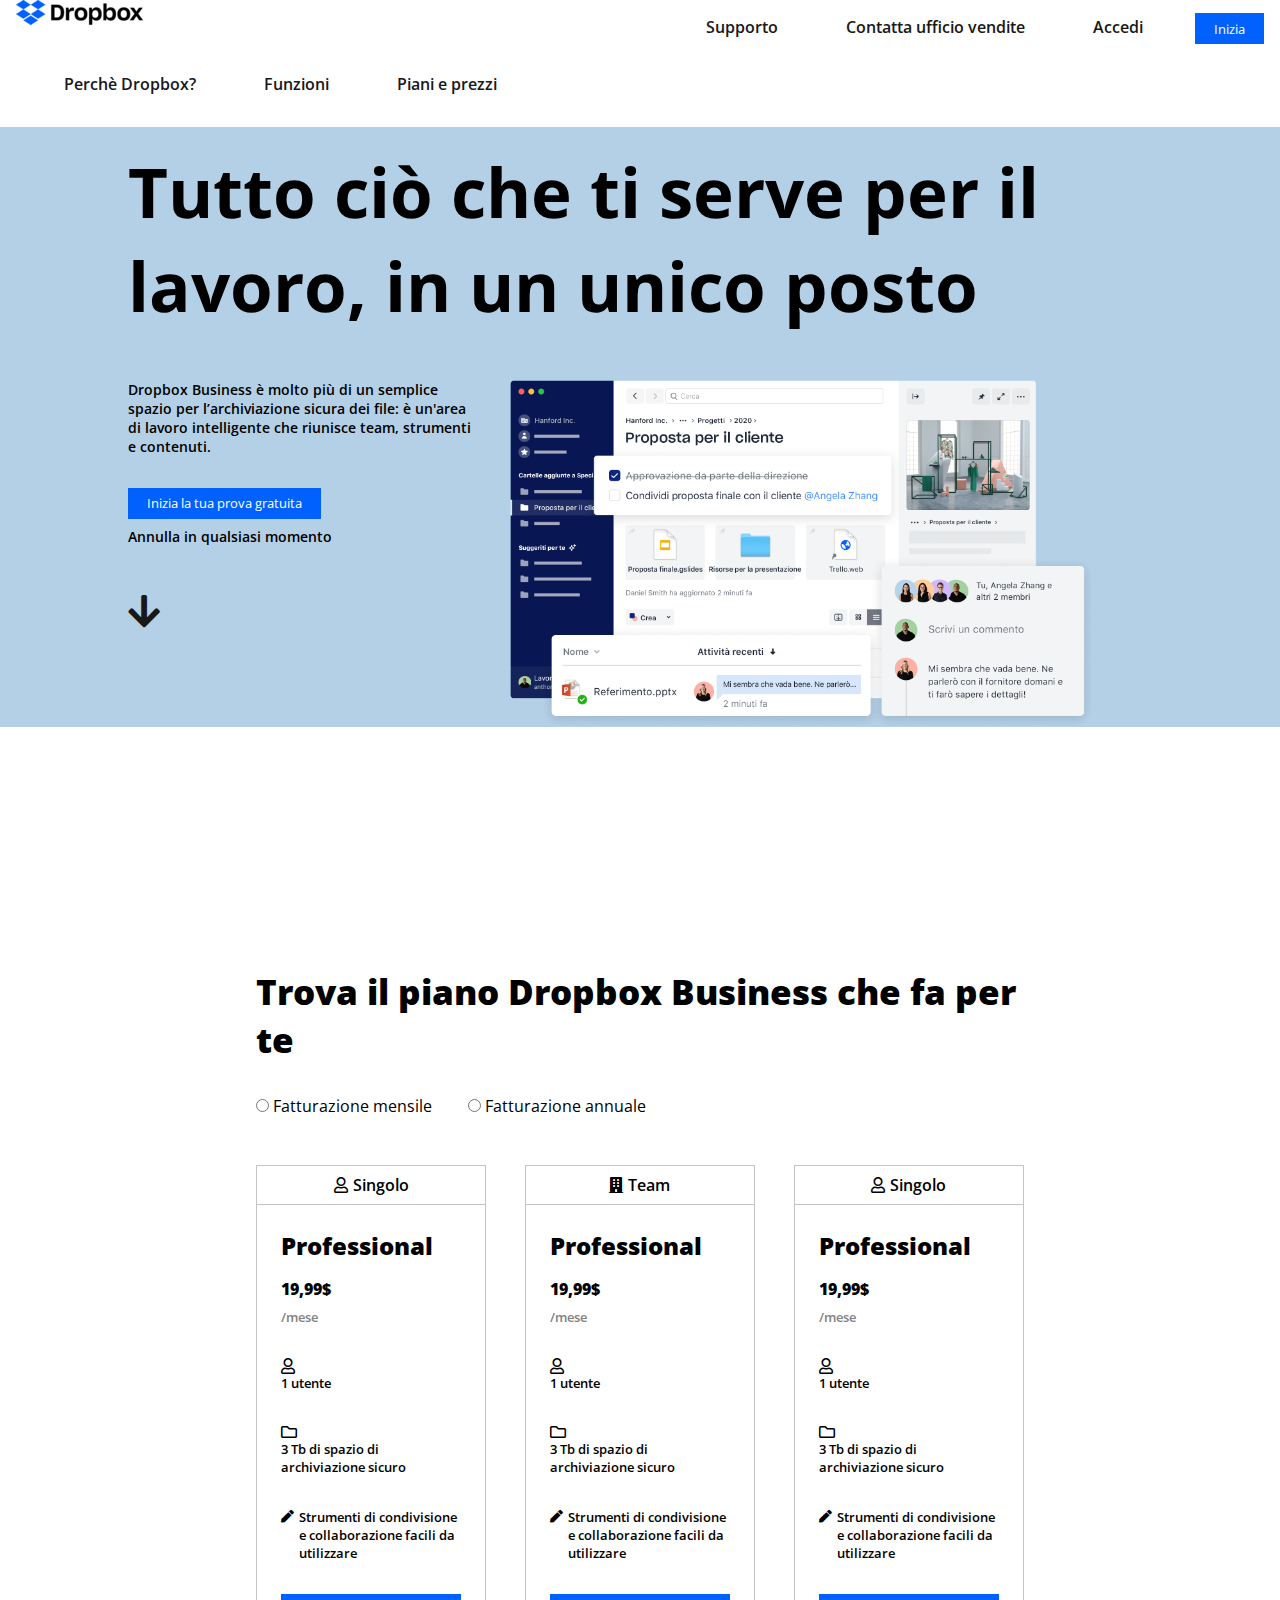
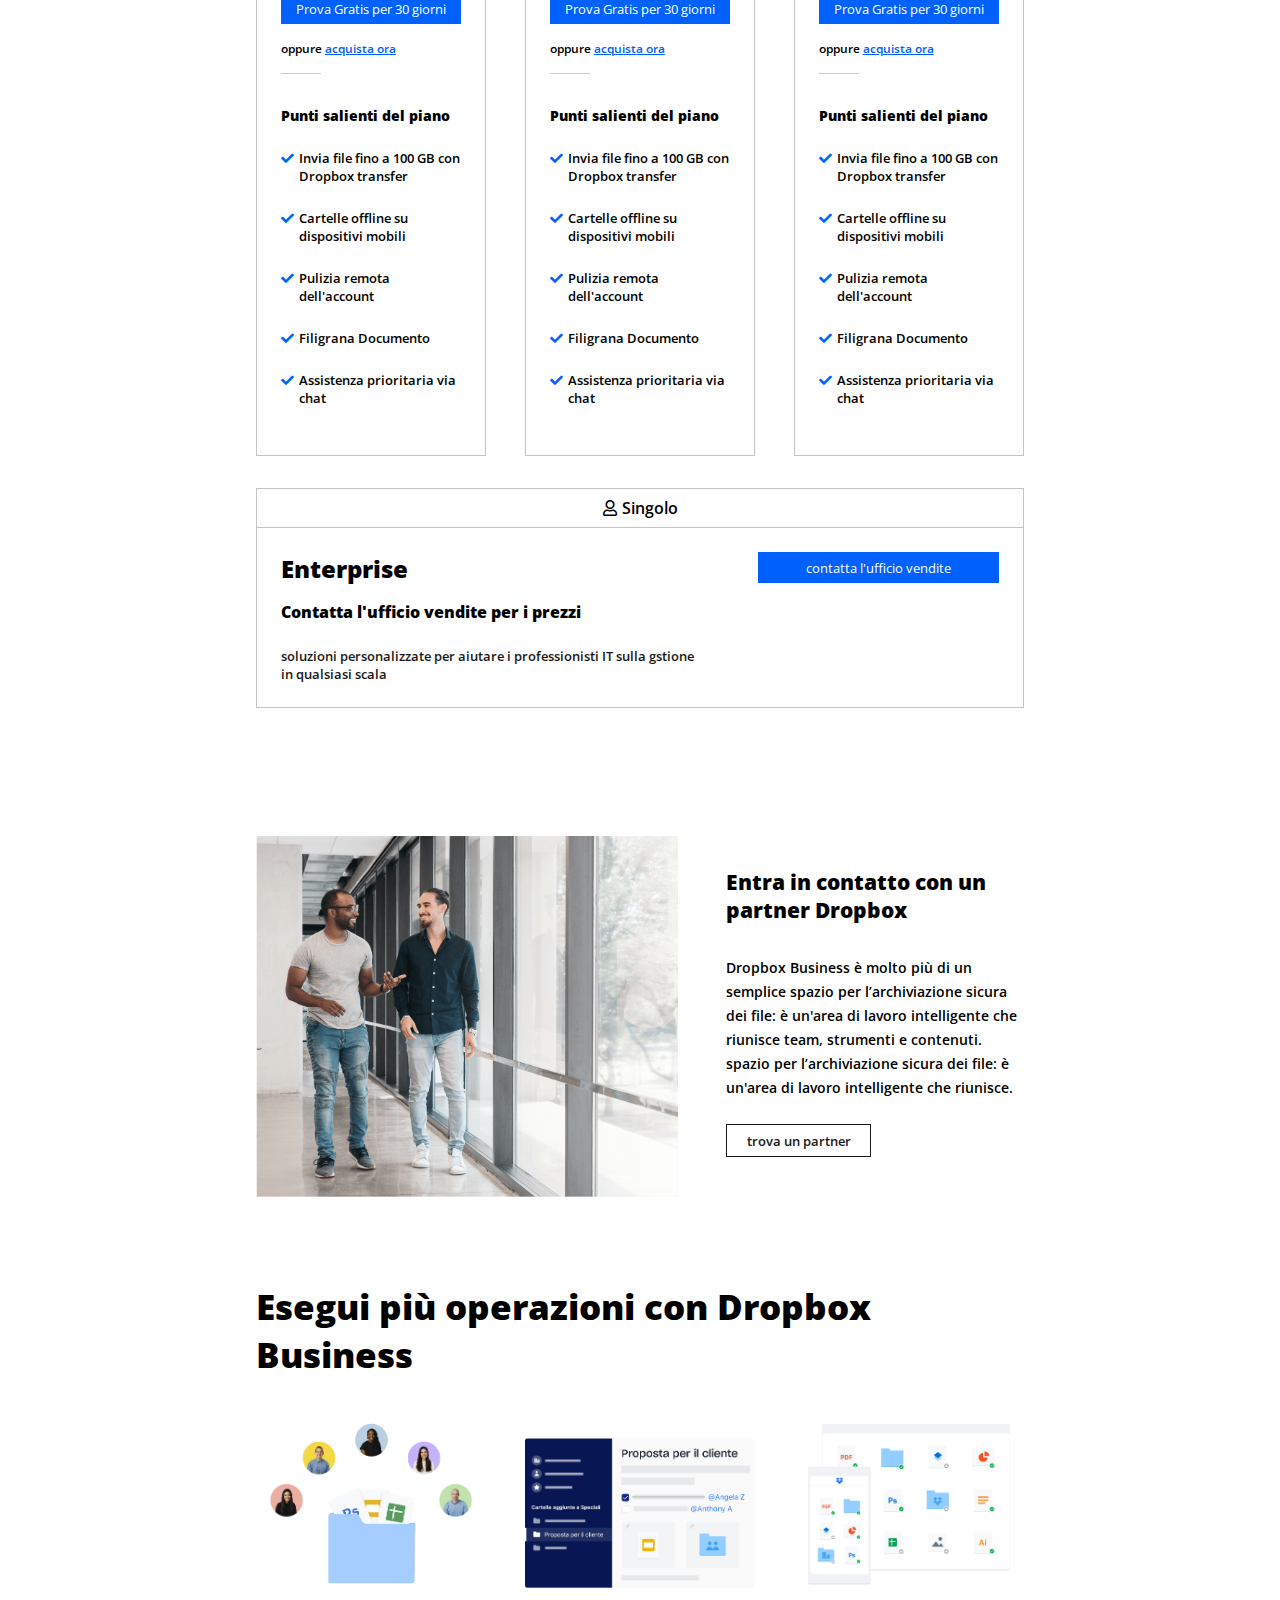
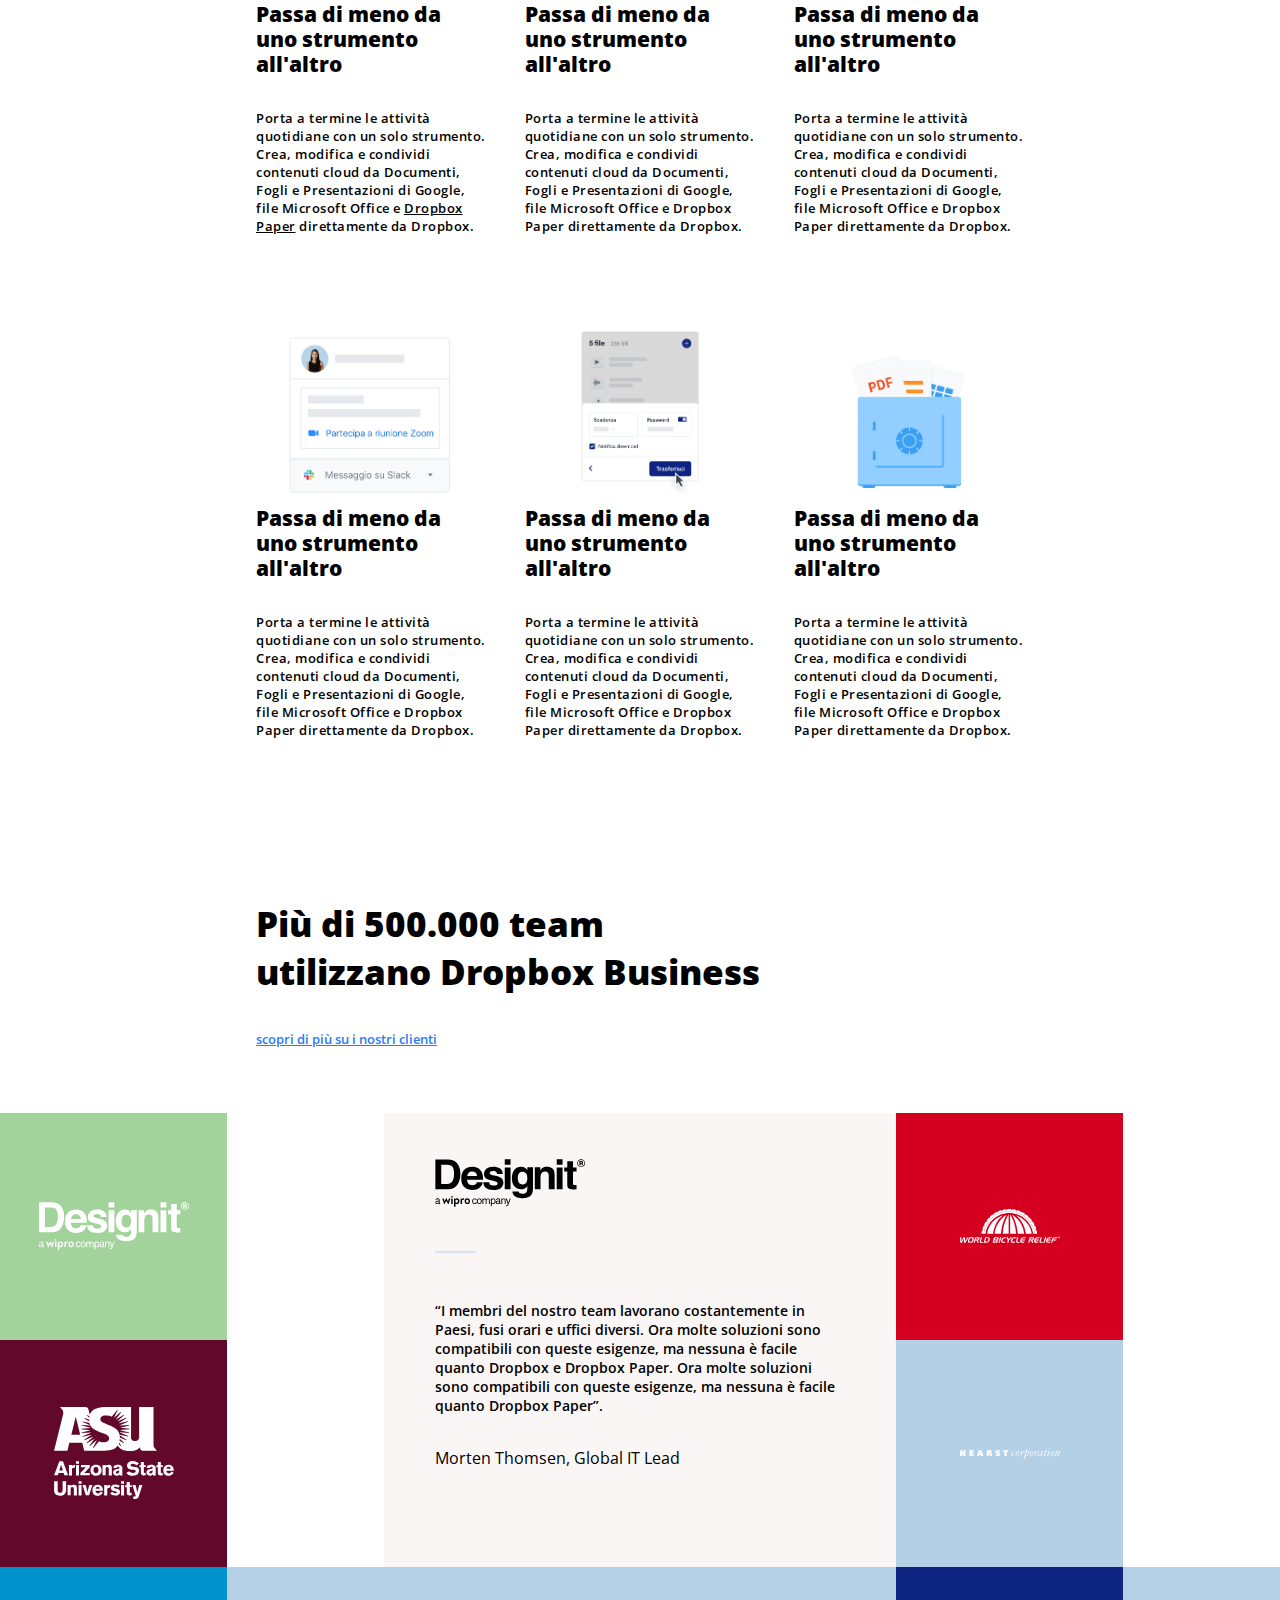
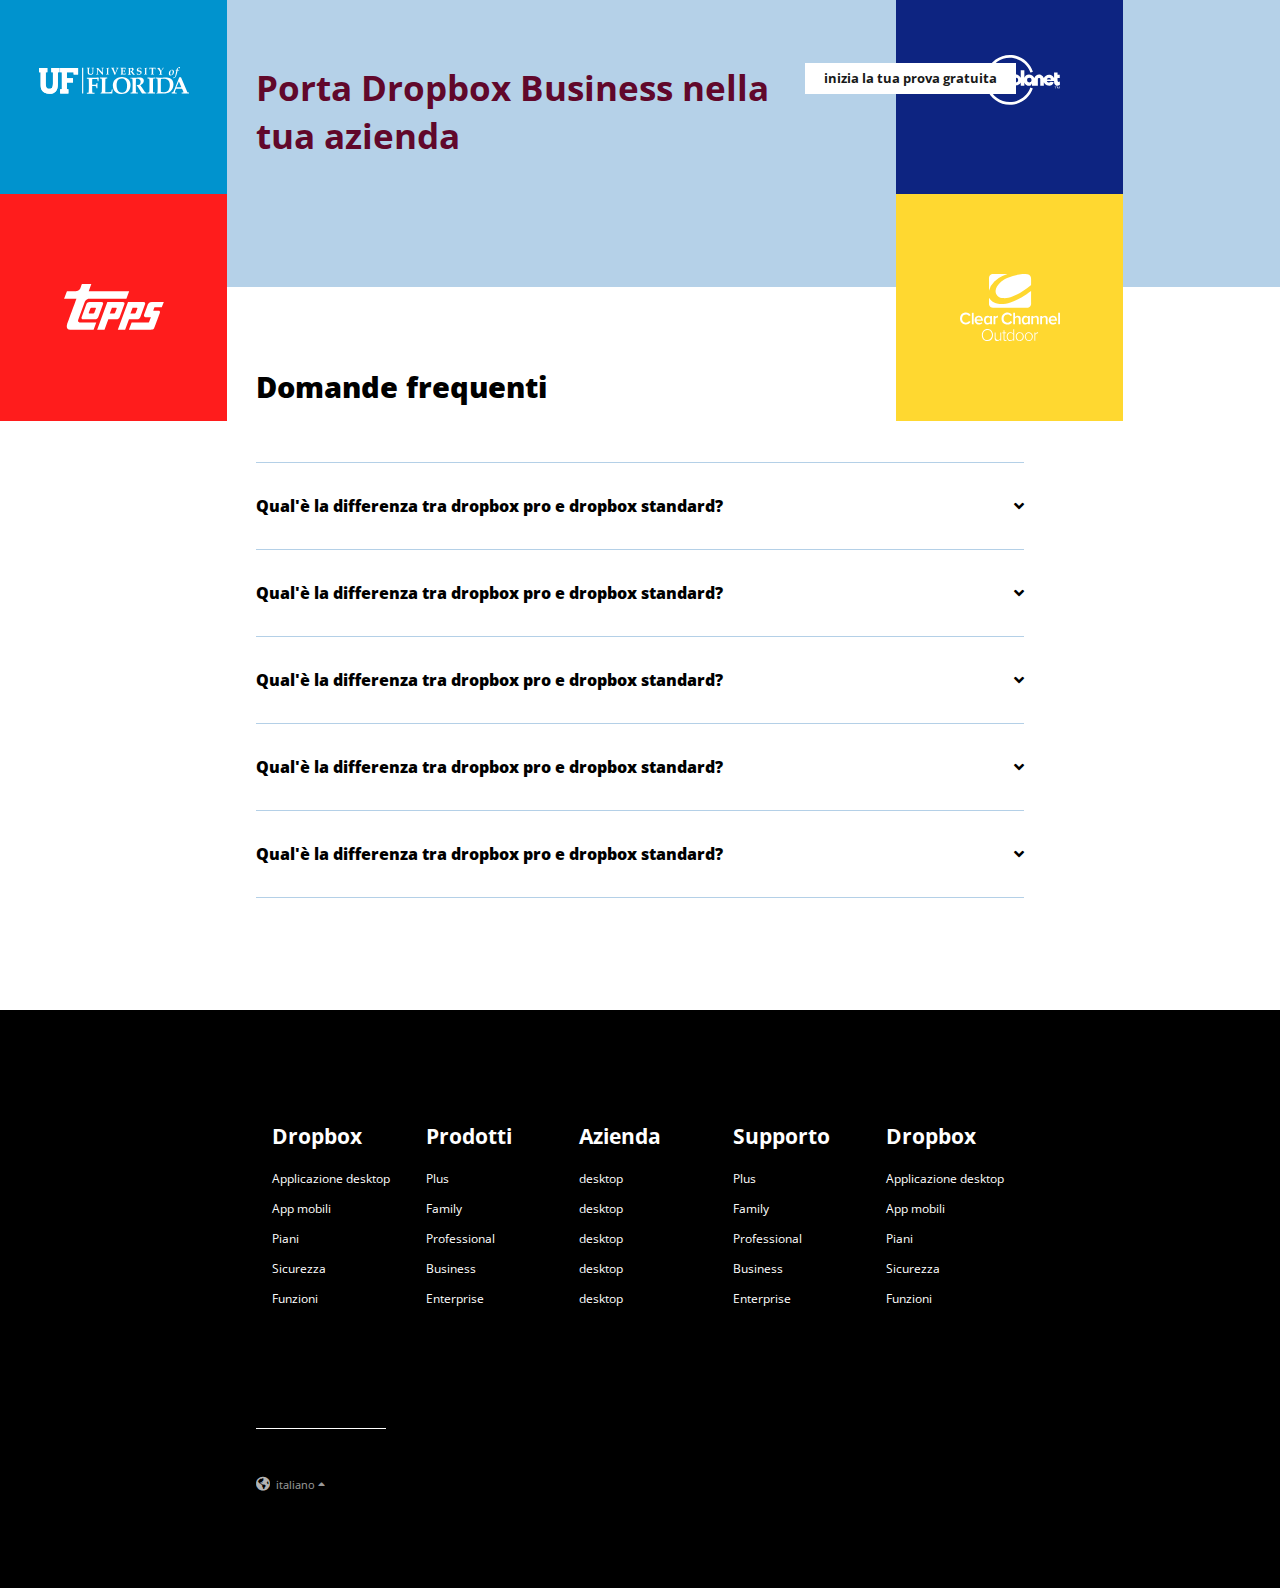
<file: index.html>
<!DOCTYPE html>
<html lang="en">
<head>
    <meta charset="UTF-8">
    <meta http-equiv="X-UA-Compatible" content="IE=edge">
    <meta name="viewport" content="width=device-width, initial-scale=1.0">
    <title>Dropbox</title>
    <link rel="stylesheet" href="./style.css">
    <link rel="preconnect" href="https://fonts.googleapis.com">
    <link rel="preconnect" href="https://fonts.gstatic.com" crossorigin>
    <link href="https://fonts.googleapis.com/css2?family=Open+Sans:wght@300;400;600;700;800&display=swap" rel="stylesheet">
    <link rel="stylesheet" href="https://cdnjs.cloudflare.com/ajax/libs/font-awesome/5.15.4/css/all.min.css" integrity="sha512-1ycn6IcaQQ40/MKBW2W4Rhis/DbILU74C1vSrLJxCq57o941Ym01SwNsOMqvEBFlcgUa6xLiPY/NS5R+E6ztJQ==" crossorigin="anonymous" referrerpolicy="no-referrer" />
</head>
<body>
    <header id="site_header" class="clearfix">

        <div class="header_content header_content_left ">
            <div class="img_wrapper">
                <a href="index.html">  <img src="./img/logo-small.png" alt="Dropbox logo" class="logo_img"></a>
            </div>
            

            <nav class="sx_nav">
                <ul>
                    <li class="dropdown">
                        <a href="#" class="nav_link dropbtn">Perchè Dropbox?</a>
                        <div class="dropdown-content">
                            <a href="storieClienti.html">Storie di clienti</a>
                            <a href="#">Link 2</a>
                            <a href="#">Link 3</a>
                          </div>
                    </li>
                    <li><a href="funzioni.html" class="nav_link">Funzioni</a></li>
                    <li><a href="pianiPrezzi.html" class="nav_link">Piani e prezzi</a></li>
                </ul>
            </nav>
        </div>

        <div class="header_content header_content_right">
            <nav class="dx_nav">
                <ul>
                    <li class="dropdown">
                        <a href="#" class="nav_link dropbtn">Supporto</a>
                        <div class="dropdown-content">
                            <a href="#">Centro assistenza</a>
                            <a href="#">Link 2</a>
                            <a href="#">Link 3</a>
                          </div>
                    </li>

                    <li><a href="#" class="nav_link">Contatta ufficio vendite</a></li>
                    <li><a href="#" class="nav_link">Accedi</a></li>
                </ul>
            </nav>
            <a href="#" class="btn">Inizia</a>
        </div>
    </header>
    <!-- /#site_header -->
    <main id="site-main">
        <div class="hero_sec">
            <div class="hero_sec_wrapper">
                <h1 class="hero_sec_title">Tutto ciò che ti serve per il lavoro, in un unico posto</h1>
                <div class="hero_sec_content clearfix">
                    <div class="hero-sec_mainContent">

                        <p class="hero-sec_text">Dropbox Business è molto più di un semplice spazio per l’archiviazione sicura dei file: è un'area di lavoro intelligente che riunisce team, strumenti e contenuti.    
                        </p>
                        <a href="#" class="btn hero_btn">Inizia la tua prova gratuita</a>
                        <p class="hero-sec_text">Annulla in qualsiasi momento</p>
                        <a href="#business_plan" class="arrow_scroll"><i class="fas fa-arrow-down"></i></a>
                    </div>

                    <div class="hero_sec_img">
                        <img src="./img/jumbo (1).png" alt="examples of dropbox slides" class="jumbo">
                    </div>
                </div>
            </div>
            

        </div>
         <!-- --------------HERO SEC--------------- -->






         <div id="business_plan"></div>
         <section class="width_60 margin-top bigger_margin_top">
             <h2 class="business_title" >
                 Trova il piano Dropbox Business che fa per te
            </h2>
            <form>

                <input type="radio" id="monthly" name="monthly" value="monthly">
                <label class="label" for="monthly">Fatturazione mensile</label>

                <input type="radio" id="monthly" name="monthly" value="monthly">
                <label for="monthly">Fatturazione annuale</label>
           </form>

           <div class="business_plan clearfix">
                        <div class="col">
                            
                            <div class="business_plan_quantity">
                                <p><i class="far fa-user icon_margin_right"></i>Singolo</p>
                            </div>

                            <div class="business_plan_type">

                                    <div class="business_plan_type_info">
                                        <h3>Professional</h3>
                                        <h4>19,99$</h4>
                                        <p>/mese</p>
                                    </div>
                                    <div class="business_plan_services">
                                        <div class="business_plan_services_info">

                                           <div class="info clearfix">
                                                <i class="far fa-user icon_margin_right float"></i>
                                                <p class="float">1 utente
                                                </p>
                                            </div>
                                            <div class="info clearfix">
                                                <i class="far fa-folder icon_margin_right float"></i>
                                                <p class="float">
                                                    3 Tb di spazio di archiviazione sicuro
                                                </p>
                                            </div>
                                            <div class="info clearfix">
                                                <i class="fas fa-pen icon_margin_right float"></i>
                                                <p class="float">
                                                    Strumenti di condivisione e collaborazione facili da utilizzare
                                                </p>
                                            </div> 





                                            <div class="call_to_action_try">
                                                <a href="#" class="btn">Prova Gratis per 30 giorni</a>
                                                <p>oppure <a href="#" class="buy_now">acquista ora</a> </p>
    
                                            </div>

                                          
                                        </div>
                                    </div>


                                    
                                    <div class="main_points">
                                        <h5>Punti salienti del piano</h5>
                                        <ul>
                                            <li class="clearfix"><i class="fas fa-check icon_margin_right float"></i><p class="float">Invia file fino a 100 GB con Dropbox transfer</p></li>
                                    <li class="clearfix"><i class="fas fa-check icon_margin_right float"></i><p class="float">Cartelle offline su dispositivi mobili</p></li>
                                    <li class="clearfix"><i class="fas fa-check icon_margin_right float"></i><p class="float">Pulizia remota dell'account</p></li>
                                    <li class="clearfix"><i class="fas fa-check icon_margin_right float"></i><p class="float">Filigrana Documento</p></li>
                                    <li class="clearfix"><i class="fas fa-check icon_margin_right float"></i><p class="float">Assistenza prioritaria via chat</p></li>
                                        </ul>
                                    </div>
                                </div>
                               

                         </div>
                        <div class="col center">
                            
                        <div class="business_plan_quantity">
                            <p><i class="fas fa-building icon_margin_right"></i>Team</p>
                        </div>

                        <div class="business_plan_type">

                                <div class="business_plan_type_info">
                                    <h3>Professional</h3>
                                    <h4>19,99$</h4>
                                    <p>/mese</p>
                                </div>
                                <div class="business_plan_services">
                                    <div class="business_plan_services_info">

                                       <div class="info clearfix">
                                            <i class="far fa-user icon_margin_right float"></i>
                                            <p class="float">1 utente
                                            </p>
                                        </div>
                                        <div class="info clearfix">
                                            <i class="far fa-folder icon_margin_right float"></i>
                                            <p class="float">
                                                3 Tb di spazio di archiviazione sicuro
                                            </p>
                                        </div>
                                        <div class="info clearfix">
                                            <i class="fas fa-pen icon_margin_right float"></i>
                                            <p class="float">
                                                Strumenti di condivisione e collaborazione facili da utilizzare
                                            </p>
                                        </div> 





                                        <div class="call_to_action_try">
                                            <a href="#" class="btn">Prova Gratis per 30 giorni</a>
                                            <p>oppure <a href="#" class="buy_now">acquista ora</a> </p>

                                        </div>

                                      
                                    </div>
                                </div>


                                
                                <div class="main_points">
                                    <h5>Punti salienti del piano</h5>
                                    <ul>
                                        <li class="clearfix"><i class="fas fa-check icon_margin_right float"></i><p class="float">Invia file fino a 100 GB con Dropbox transfer</p></li>
                                    <li class="clearfix"><i class="fas fa-check icon_margin_right float"></i><p class="float">Cartelle offline su dispositivi mobili</p></li>
                                    <li class="clearfix"><i class="fas fa-check icon_margin_right float"></i><p class="float">Pulizia remota dell'account</p></li>
                                    <li class="clearfix"><i class="fas fa-check icon_margin_right float"></i><p class="float">Filigrana Documento</p></li>
                                    <li class="clearfix"><i class="fas fa-check icon_margin_right float"></i><p class="float">Assistenza prioritaria via chat</p></li>
                                    </ul>
                                </div>
                            </div>
                           

                         </div>


                         <div class="col">
                            
                    <div class="business_plan_quantity">
                        <p><i class="far fa-user icon_margin_right"></i>Singolo</p>
                    </div>

                    <div class="business_plan_type">

                            <div class="business_plan_type_info">
                                <h3>Professional</h3>
                                <h4>19,99$</h4>
                                <p>/mese</p>
                            </div>
                            <div class="business_plan_services">
                                <div class="business_plan_services_info">

                                   <div class="info clearfix">
                                        <i class="far fa-user icon_margin_right float"></i>
                                        <p class="float">1 utente
                                        </p>
                                    </div>
                                    <div class="info clearfix">
                                        <i class="far fa-folder icon_margin_right float"></i>
                                        <p class="float">
                                            3 Tb di spazio di archiviazione sicuro
                                        </p>
                                    </div>
                                    <div class="info clearfix">
                                        <i class="fas fa-pen icon_margin_right float"></i>
                                        <p class="float">
                                            Strumenti di condivisione e collaborazione facili da utilizzare
                                        </p>
                                    </div> 





                                    <div class="call_to_action_try">
                                        <a href="#" class="btn">Prova Gratis per 30 giorni</a>
                                        <p>oppure <a href="#" class="buy_now">acquista ora</a> </p>

                                    </div>

                                  
                                </div>
                            </div>


                            
                            <div class="main_points">
                                <h5>Punti salienti del piano</h5>
                                <ul>
                                    <li class="clearfix"><i class="fas fa-check icon_margin_right float"></i><p class="float">Invia file fino a 100 GB con Dropbox transfer</p></li>
                                    <li class="clearfix"><i class="fas fa-check icon_margin_right float"></i><p class="float">Cartelle offline su dispositivi mobili</p></li>
                                    <li class="clearfix"><i class="fas fa-check icon_margin_right float"></i><p class="float">Pulizia remota dell'account</p></li>
                                    <li class="clearfix"><i class="fas fa-check icon_margin_right float"></i><p class="float">Filigrana Documento</p></li>
                                    <li class="clearfix"><i class="fas fa-check icon_margin_right float"></i><p class="float">Assistenza prioritaria via chat</p></li>
                                </ul>
                            </div>
                        </div>
                       

                        </div>

                        <div class="col long_col">
                            <div class="business_plan_quantity">
                                <p><i class="far fa-user icon_margin_right"></i>Singolo</p>
                            </div>
                            <div class="business_plan_type clearfix">
                                <div class="business_plan_type_info float">
                                    <h3>Enterprise</h3>
                                    <h4>Contatta l'ufficio vendite per i prezzi</h4>
                                    <p class="p_modifier_color">soluzioni personalizzate per aiutare i professionisti IT sulla gstione in qualsiasi scala</p>
                                </div>
                                <div class="long_col_btn float"><a href="#" class="btn">contatta l'ufficio vendite</a></div>
                                
                            </div>

                        </div>


                    
            </div>

            <div class="partners clearfix">
                <div class="partner_img float">
                    <img src="./img/partner.png" alt="two colleagues talking">
                </div>
                <div class="partner_content float">
                    <h4>Entra in contatto con un partner Dropbox</h4>
                    <p>
                        Dropbox Business è molto più di un semplice spazio per l’archiviazione sicura dei file: è un'area di lavoro intelligente che riunisce team, strumenti e contenuti.
                        spazio per l’archiviazione sicura dei file: è un'area di lavoro intelligente che riunisce.</p>
                    <a href="#" class="btn btn_modifier_light">trova un partner</a>
                </div>
            </div>
         </section>
         <!---------------- BUSINESS PLAN ----------- -->


         <section class="width_60 operations">
             <h2 class="business_title">Esegui più operazioni con Dropbox Business</h2>
             <div class="ops clearfix">
                 <div class="ops_col float">
                        <img src="./img/business-feature-switching-tools.png" alt="business-feature-coordinate">
                        <h3>Passa di meno da uno strumento all'altro</h3>
                        <p>Porta a termine le attività quotidiane con un solo strumento. Crea, modifica e condividi contenuti cloud da Documenti, Fogli e Presentazioni di Google, file Microsoft Office e <span class="underline">Dropbox Paper</span> direttamente da Dropbox.
                        </p>
                 </div>
                 <div class="ops_col ops_col_center float">
                    <img src="./img/business-feature-coordinate-it.png" alt="business-feature-coordinate">
                    <h3>Passa di meno da uno strumento all'altro</h3>
                    <p>Porta a termine le attività quotidiane con un solo strumento. Crea, modifica e condividi contenuti cloud da Documenti, Fogli e Presentazioni di Google, file Microsoft Office e Dropbox Paper direttamente da Dropbox.
                    </p>
                 </div>
                 <div class="ops_col float">
                    <img src="./img/business-feature-multi-device.png" alt="business-feature-coordinate">
                    <h3>Passa di meno da uno strumento all'altro</h3>
                    <p>Porta a termine le attività quotidiane con un solo strumento. Crea, modifica e condividi contenuti cloud da Documenti, Fogli e Presentazioni di Google, file Microsoft Office e Dropbox Paper direttamente da Dropbox.
                    </p>
                 </div>
             </div>
              <div class="ops clearfix second_row">
                 <div class="ops_col float">
                        <img src="./img/business-feature-integrations-it.png" alt="business-feature-coordinate">
                        <h3>Passa di meno da uno strumento all'altro</h3>
                        <p>Porta a termine le attività quotidiane con un solo strumento. Crea, modifica e condividi contenuti cloud da Documenti, Fogli e Presentazioni di Google, file Microsoft Office e Dropbox Paper direttamente da Dropbox.
                        </p>
                 </div>
                 <div class="ops_col ops_col_center float">
                    <img src="./img/business-feature-send-files-it.png" alt="business-feature-coordinate">
                    <h3>Passa di meno da uno strumento all'altro</h3>
                    <p>Porta a termine le attività quotidiane con un solo strumento. Crea, modifica e condividi contenuti cloud da Documenti, Fogli e Presentazioni di Google, file Microsoft Office e Dropbox Paper direttamente da Dropbox.
                    </p>
                 </div>
                 <div class="ops_col float">
                    <img src="./img/business-feature-security.png" alt="business-feature-coordinate">
                    <h3>Passa di meno da uno strumento all'altro</h3>
                    <p>Porta a termine le attività quotidiane con un solo strumento. Crea, modifica e condividi contenuti cloud da Documenti, Fogli e Presentazioni di Google, file Microsoft Office e Dropbox Paper direttamente da Dropbox.
                    </p>
                 </div>
             </div>

         </section>

         <!---------------- OPERATIONS ----------- -->



         <div class="width_60 teams margin-top">
             <h2 class="business_title">Più di 500.000 team utilizzano Dropbox Business</h2>
             <a href="#" class="find_more">scopri di più su i nostri clienti</a>
         </div>

         <!---------------- CLIENTS - call to action ----------- -->



         <div class="clients clearfix">
             <div class="square_big clearfix">
                 <div class="little_square squareOne"></div>
                 <div class="little_square squareTwo"></div>
                 <div class="little_square squareThree"></div>
                 <div class="little_square squareFour"></div>

             </div>
             <div class="rectangle">
                 <div class="rec_content">
                     <svg width="150" height="127" viewBox="0 0 400 127" xmlns="http://www.w3.org/2000/svg" fill="black"><title>designit</title><g><g transform="translate(0 97.578)"><path d="M85.675 6.92c-4.014 0-7.336 3.391-7.336 7.613 0 4.221 3.253 7.612 7.336 7.612 4.014 0 7.335-3.39 7.335-7.612 0-4.222-3.252-7.613-7.335-7.613zm0 11.627c-2.076 0-3.737-1.8-3.737-4.014 0-2.215 1.66-4.014 3.737-4.014 2.076 0 3.737 1.8 3.737 4.014.069 2.214-1.661 4.014-3.737 4.014zM39.654 7.336h-2.699c-.208 0-.484.207-.554.415l-2.214 6.99-3.806-7.475a.826.826 0 0 0-.623-.346h-.277a.826.826 0 0 0-.623.346l-3.806 7.474-2.215-6.99c-.069-.207-.346-.414-.553-.414h-2.7c-.345 0-.553.276-.414.622L23.599 21.8c.069.208.346.416.553.416h.415a.826.826 0 0 0 .623-.346l4.499-8.79 4.498 8.79a.826.826 0 0 0 .623.346h.415c.208 0 .484-.208.554-.416l4.429-13.84c0-.347-.208-.623-.554-.623zm6.367 0h-2.7a.62.62 0 0 0-.622.622v13.15a.62.62 0 0 0 .623.622h2.699a.62.62 0 0 0 .623-.623V7.958a.62.62 0 0 0-.623-.622zm11.903-.416c-1.869 0-3.599.83-4.844 2.146l-.485-1.315c-.069-.208-.346-.415-.553-.415h-1.246a.62.62 0 0 0-.623.622V28.72a.62.62 0 0 0 .623.623h2.699a.62.62 0 0 0 .623-.623v-7.198c1.176.416 2.422.623 3.737.623 3.806 0 6.92-3.39 6.92-7.612.07-4.222-3.045-7.613-6.851-7.613zm-.761 11.627c-1.108 0-2.215-.277-3.045-.83v-5.468a3.521 3.521 0 0 1 3.045-1.8c2.007 0 3.667 1.8 3.667 4.015 0 2.283-1.66 4.083-3.667 4.083zM74.879 6.92c-2.63 0-4.152 2.146-4.152 2.146l-.485-1.315c-.069-.208-.346-.415-.553-.415h-1.246a.62.62 0 0 0-.623.622v13.15a.62.62 0 0 0 .623.622h2.699a.62.62 0 0 0 .623-.623v-9.204c1.591-1.938 3.598-1.315 4.014-1.107.415.138.692-.07.83-.346.138-.277.692-1.661.969-2.146.207-.484-.139-1.384-2.7-1.384zM45.19.554c-1.176-.346-2.353.415-2.699 1.591-.346 1.177.416 2.422 1.523 2.7 1.176.345 2.353-.416 2.699-1.592.346-1.177-.346-2.353-1.523-2.7z"/><path d="M13.287 21.66a3.373 3.373 0 0 1-.761.278c-.277.069-.484.069-.83.069-.623 0-1.177-.208-1.523-.623a2.418 2.418 0 0 1-.554-1.522H9.55a4.54 4.54 0 0 1-1.868 1.73c-.83.415-1.73.623-2.769.623-.83 0-1.522-.139-2.145-.416-.623-.277-.969-.623-1.384-1.038-.415-.415-.692-.9-.9-1.453a4.29 4.29 0 0 1-.276-1.592c0-.484.069-.969.207-1.453.139-.484.415-.969.83-1.384.416-.415.9-.761 1.523-1.107.623-.277 1.453-.485 2.422-.554l4.291-.277v-1.038c0-.346-.07-.761-.138-1.107a1.64 1.64 0 0 0-.623-1.038c-.277-.208-.554-.415-.9-.554-.346-.138-.83-.207-1.453-.207-.623 0-1.177.069-1.592.207-.415.139-.761.346-.969.623-.484.484-.692 1.038-.692 1.73H.83c0-.692.139-1.246.346-1.73.208-.484.485-.9.9-1.315a5.08 5.08 0 0 1 1.869-1.176 7.239 7.239 0 0 1 2.491-.416c1.384 0 2.491.277 3.322.762.83.553 1.384 1.176 1.73 2.007.277.692.415 1.384.415 2.214v6.99c0 .346.07.623.208.761a.786.786 0 0 0 .553.208h.416l.207-.07v1.869zM9.55 14.81l-3.806.207c-.346 0-.692.07-1.107.208-.346.138-.692.277-1.038.484a3.966 3.966 0 0 0-.762.762c-.207.346-.276.692-.276 1.176 0 .623.207 1.246.622 1.73.416.485 1.177.761 2.146.761a4.29 4.29 0 0 0 1.591-.276c.485-.208.97-.485 1.315-.9.416-.415.762-.969.9-1.523.208-.553.277-1.176.277-1.73v-.9h.138zm101.315 2.145c-.07.761-.208 1.453-.484 2.076a6.31 6.31 0 0 1-1.177 1.592c-.484.484-1.107.9-1.8 1.176-.691.277-1.452.416-2.352.416-1.315 0-2.353-.277-3.183-.762-.83-.553-1.523-1.176-2.007-1.937a7.212 7.212 0 0 1-.9-2.077c-.208-.83-.277-1.73-.277-2.837 0-1.107.07-2.007.277-2.837.208-.83.484-1.454.9-2.076.484-.762 1.176-1.385 2.007-1.938.83-.554 1.868-.761 3.183-.761.83 0 1.592.138 2.284.415.692.277 1.245.623 1.73 1.107a6.31 6.31 0 0 1 1.176 1.592c.277.623.485 1.315.554 2.076h-2.422c-.07-.484-.208-.9-.346-1.315-.208-.346-.416-.692-.692-.969a2.606 2.606 0 0 0-1.038-.623 4.03 4.03 0 0 0-1.315-.207c-.554 0-1.038.069-1.384.277-.416.207-.762.415-1.038.692a3.428 3.428 0 0 0-1.108 1.937c-.207.83-.277 1.661-.277 2.56 0 .9.07 1.731.277 2.561.208.83.554 1.454 1.108 1.938.346.277.692.485 1.038.692.415.208.83.277 1.384.277.484 0 .969-.07 1.384-.277.415-.207.761-.415 1.038-.692.277-.277.484-.553.623-.9.138-.346.276-.76.346-1.245h2.491v.069zm13.149-2.353c0 1.107-.139 2.215-.415 3.183-.277 1.039-.83 1.869-1.592 2.7-.554.484-1.177.9-1.869 1.245a6.56 6.56 0 0 1-2.422.485c-.9 0-1.73-.139-2.422-.485a5.53 5.53 0 0 1-1.868-1.246c-.762-.76-1.315-1.66-1.592-2.699a12.173 12.173 0 0 1-.415-3.183c0-1.107.138-2.214.415-3.183.277-1.038.83-1.869 1.592-2.7a8.793 8.793 0 0 1 1.868-1.245 6.56 6.56 0 0 1 2.422-.484c.9 0 1.73.138 2.422.484a5.53 5.53 0 0 1 1.869 1.246c.761.761 1.315 1.66 1.592 2.699.276.969.415 2.007.415 3.183zm-2.422 0c0-.83-.07-1.66-.277-2.491a4.625 4.625 0 0 0-1.038-2.007c-.277-.277-.692-.554-1.107-.761-.416-.208-.9-.277-1.454-.277-.553 0-1.038.069-1.453.277-.415.207-.761.415-1.107.76a4.625 4.625 0 0 0-1.038 2.008c-.208.83-.277 1.591-.277 2.491 0 .83.069 1.661.277 2.491.207.83.553 1.454 1.038 2.007.277.277.692.554 1.107.762.415.207.9.276 1.453.276.554 0 1.038-.069 1.454-.276.415-.208.76-.416 1.107-.762a4.625 4.625 0 0 0 1.038-2.007c.207-.83.277-1.66.277-2.49zm21.66 7.197v-9.135c0-.484-.069-.968-.138-1.384-.069-.415-.277-.761-.484-1.038-.208-.277-.485-.553-.9-.692a3.765 3.765 0 0 0-1.384-.277c-.415 0-.83.07-1.176.277-.346.139-.692.415-.97.692a3.529 3.529 0 0 0-.968 1.8 10.745 10.745 0 0 0-.208 2.145v7.682h-2.422v-9.135c0-.485-.07-.97-.138-1.385-.07-.415-.208-.76-.485-1.038-.207-.276-.484-.553-.9-.692a3.765 3.765 0 0 0-1.383-.276 3.15 3.15 0 0 0-1.385.346c-.415.207-.76.553-1.038.9a4.396 4.396 0 0 0-.76 1.73 9.734 9.734 0 0 0-.209 1.937v7.682h-2.352V7.543h2.076l.207 2.076c.346-.83.9-1.453 1.661-1.799.761-.415 1.523-.623 2.353-.623 1.038 0 1.938.208 2.7.692a4.589 4.589 0 0 1 1.59 2.007c.208-.484.416-.83.762-1.176.277-.346.692-.623 1.038-.83.415-.208.83-.416 1.246-.485.415-.139.9-.139 1.315-.139 1.591 0 2.837.485 3.598 1.454.762.969 1.177 2.214 1.177 3.875v9.481h-2.422V21.8zm17.717-7.197a10.99 10.99 0 0 1-.554 3.46c-.346 1.038-.9 1.938-1.591 2.63a6.738 6.738 0 0 1-1.661 1.038c-.623.277-1.384.415-2.215.415-.415 0-.761-.069-1.176-.138-.416-.07-.762-.208-1.177-.415-.346-.139-.692-.416-1.038-.623-.277-.277-.554-.554-.761-.9v7.82h-2.422V7.336h2.076l.138 1.868c.415-.692 1.038-1.246 1.8-1.66.83-.416 1.591-.554 2.422-.554.9 0 1.66.138 2.353.415.692.277 1.245.692 1.73 1.176.692.692 1.176 1.592 1.522 2.63.346 1.038.554 2.145.554 3.391zm-2.422 0c0-.692-.07-1.315-.208-2.007a7.905 7.905 0 0 0-.623-1.8c-.277-.553-.692-.968-1.245-1.314-.554-.346-1.177-.484-1.938-.484-.554 0-.969.069-1.315.276-.346.208-.692.416-.969.692-.623.554-1.038 1.177-1.246 2.007-.207.83-.346 1.661-.346 2.56 0 .9.139 1.8.346 2.561.208.83.623 1.454 1.246 2.007.277.277.623.485.969.692.346.208.83.277 1.315.277.761 0 1.453-.138 1.938-.484.553-.346.968-.761 1.245-1.246a6.889 6.889 0 0 0 .623-1.8 8.754 8.754 0 0 0 .208-1.937zm16.193 7.059a3.373 3.373 0 0 1-.76.277c-.278.069-.485.069-.831.069-.623 0-1.177-.208-1.523-.623a2.418 2.418 0 0 1-.553-1.522h-.07a4.54 4.54 0 0 1-1.868 1.73c-.83.415-1.73.623-2.768.623-.83 0-1.523-.139-2.146-.416a4.93 4.93 0 0 1-1.522-1.038c-.415-.415-.692-.9-.9-1.453a4.29 4.29 0 0 1-.277-1.592c0-.484.07-.969.208-1.453.139-.484.415-.969.83-1.384.416-.415.9-.761 1.523-1.107.623-.277 1.453-.485 2.422-.554l4.29-.277v-1.038c0-.346-.068-.761-.138-1.107a1.64 1.64 0 0 0-.622-1.038c-.277-.208-.554-.415-.9-.554-.346-.138-.83-.207-1.453-.207-.623 0-1.177.069-1.592.207-.415.139-.761.346-.969.623-.484.484-.692 1.038-.692 1.73h-2.353c0-.692.139-1.246.346-1.73.208-.484.485-.9.9-1.315a5.08 5.08 0 0 1 1.868-1.176 7.239 7.239 0 0 1 2.492-.416c1.384 0 2.491.277 3.321.762.83.553 1.385 1.176 1.73 2.007.277.692.416 1.384.416 2.214v6.99c0 .346.069.623.207.761a.786.786 0 0 0 .554.208h.415l.208-.07v1.869h.207zm-3.737-6.851l-3.806.207c-.346 0-.692.07-1.107.208-.346.138-.692.277-1.038.484a3.966 3.966 0 0 0-.761.762c-.208.346-.277.692-.277 1.176 0 .623.207 1.246.623 1.73.415.485 1.176.761 2.145.761a4.29 4.29 0 0 0 1.592-.276c.484-.208.969-.485 1.315-.9.415-.415.76-.969.9-1.523.207-.553.276-1.176.276-1.73v-.9h.138zm14.395 6.99v-9.136c0-1.107-.208-1.937-.692-2.56-.485-.623-1.246-.9-2.422-.9-.692 0-1.315.208-1.8.623a4.001 4.001 0 0 0-1.245 1.592 3.831 3.831 0 0 0-.415 1.799c-.07.692-.07 1.315-.07 1.869v6.712h-2.422V7.405h2.076l.208 2.145c.208-.415.415-.761.761-1.107.346-.346.692-.554 1.038-.761.415-.208.83-.346 1.246-.485.415-.138.83-.138 1.246-.138 1.66 0 2.837.484 3.667 1.384.83.9 1.246 2.214 1.246 3.875V21.8h-2.422zm9.55 2.906c-.346.9-.83 1.66-1.384 2.214-.554.554-1.384.83-2.491.83-.623 0-1.108-.068-1.454-.138-.346-.069-.622-.138-.692-.207V25.26c.139.069.346.069.485.138.138.07.346.07.553.07h.692a2.65 2.65 0 0 0 1.315-.347c.346-.208.623-.554.83-1.107l.9-2.422-5.674-14.395h2.699l4.221 11.35 4.014-11.35h2.491l-6.505 17.509z"/></g><path d="M16.055 14.533v51.765H31.42c7.82 0 13.287-3.876 16.401-11.558 1.661-4.221 2.491-9.273 2.491-15.155 0-8.097-1.245-14.256-3.806-18.616-2.56-4.29-7.543-6.436-15.086-6.436H16.055zM46.436 2.56C52.042 4.36 56.54 7.75 59.931 12.595a35.985 35.985 0 0 1 5.675 12.803c.968 4.567 1.522 8.927 1.522 13.149 0 10.519-2.145 19.446-6.367 26.713-5.744 9.896-14.602 14.81-26.574 14.81H0V.83h34.187c4.913.07 8.996.623 12.249 1.73zm42.837 33.287c-2.145 2.145-3.53 5.12-4.083 8.858h26.298c-.277-3.945-1.661-6.99-4.083-9.066-2.422-2.076-5.467-3.114-9.066-3.114-3.875.07-6.92 1.107-9.066 3.322M112.18 22.56c4.083 1.799 7.474 4.705 10.104 8.65 2.422 3.46 3.944 7.543 4.636 12.11.416 2.7.623 6.506.485 11.627h-42.56c.276 5.952 2.283 10.035 6.09 12.457 2.352 1.453 5.12 2.214 8.373 2.214 3.46 0 6.298-.83 8.512-2.63 1.8-1.522 2.215-2.283 3.114-5.536h15.64c-.415 5.052-2.283 8.512-5.674 12.111-5.26 5.675-12.526 8.512-22.007 8.512-7.751 0-14.672-2.422-20.554-7.197-5.951-4.775-8.927-12.664-8.927-23.46 0-10.173 2.63-17.924 8.027-23.391 5.398-5.398 12.388-8.097 20.9-8.097 5.121-.139 9.758.83 13.84 2.63m31.696 38.823c.346 2.699 1.038 4.637 2.077 5.813 1.937 2.007 5.467 3.045 10.588 3.045 3.045 0 5.398-.415 7.197-1.315 1.8-.9 2.699-2.214 2.699-4.014 0-1.73-.692-3.044-2.145-3.944-1.454-.9-6.782-2.422-15.987-4.637-6.643-1.66-11.349-3.737-14.048-6.159-2.768-2.422-4.083-5.952-4.083-10.519 0-5.398 2.145-10.035 6.367-13.98 4.221-3.875 10.242-5.812 17.924-5.812 7.266 0 13.218 1.453 17.854 4.36 4.637 2.906 7.267 7.958 7.959 15.155h-15.294c-.208-1.938-.762-3.53-1.661-4.706-1.73-2.076-4.568-3.114-8.65-3.114-3.323 0-5.745.485-7.198 1.592-1.384 1.038-2.145 2.214-2.145 3.668 0 1.799.761 3.045 2.283 3.806 1.523.83 6.852 2.214 15.987 4.221 6.09 1.454 10.726 3.599 13.702 6.505 3.045 2.907 4.498 6.575 4.498 11.004 0 5.813-2.145 10.519-6.436 14.187-4.36 3.668-11.003 5.467-20.069 5.467-9.204 0-15.986-1.938-20.415-5.813-4.36-3.876-6.575-8.858-6.575-14.81h15.571zm98.063 2.076c2.422-2.699 3.668-6.99 3.668-12.941 0-5.536-1.177-9.827-3.53-12.734-2.353-2.906-5.398-4.36-9.342-4.36-5.33 0-8.997 2.492-11.004 7.544-1.038 2.699-1.592 6.02-1.592 9.965 0 3.391.554 6.436 1.73 9.135 2.007 4.914 5.744 7.405 11.073 7.405 3.53.07 6.505-1.315 8.997-4.014m-5.19-42.076c3.736 1.523 6.712 4.36 8.996 8.443v-8.443h15.017v55.571c0 7.543-1.245 13.287-3.806 17.093-4.36 6.644-12.734 9.897-25.121 9.897-7.474 0-13.564-1.454-18.27-4.43-4.706-2.906-7.336-7.335-7.82-13.148h16.678c.415 1.8 1.107 3.045 2.076 3.875 1.661 1.384 4.43 2.076 8.305 2.076 5.467 0 9.204-1.868 11.072-5.536 1.246-2.353 1.869-6.298 1.869-11.834v-3.737c-1.453 2.491-3.045 4.36-4.775 5.606-3.045 2.353-6.99 3.46-11.834 3.46-7.543 0-13.495-2.63-17.993-7.89-4.498-5.259-6.713-12.456-6.713-21.453 0-8.72 2.145-15.986 6.505-21.937 4.29-5.952 10.45-8.859 18.34-8.859 2.768-.069 5.328.416 7.473 1.246m75.987 3.46c3.806 3.184 5.744 8.443 5.744 15.779V80h-15.71V44.43c0-3.046-.415-5.468-1.246-7.06-1.522-2.976-4.36-4.498-8.58-4.498-5.191 0-8.651 2.145-10.59 6.574-1.037 2.353-1.522 5.33-1.522 8.928v31.695h-15.294V21.522h14.74v8.582c1.939-3.045 3.807-5.19 5.537-6.505 3.114-2.353 7.128-3.53 11.972-3.53 6.229 0 11.142 1.592 14.949 4.775m11.349-2.837h15.571V80h-15.571V22.007zm15.502-7.474h-15.502V.415h15.502v14.118zm-154.118 7.474h15.502V80h-15.502V22.007zm15.502-7.474h-15.502V.415h15.502v14.118zm143.114 18.2V22.008h8.097V5.467h15.225v16.47h9.55v10.727h-9.55v31.073c0 2.422.346 3.875.9 4.498.622.623 2.49.9 5.605.9.484 0 .969 0 1.453-.07.485 0 1.038-.068 1.523-.138v11.488l-7.267.346c-7.266.208-12.18-.969-14.81-3.806-1.73-1.73-2.63-4.429-2.63-8.166V32.734h-8.096zm46.09-25.743c-.415-.139-1.038-.208-1.8-.208h-.691v3.391h1.176c.692 0 1.246-.138 1.661-.415.415-.277.623-.761.623-1.384 0-.692-.346-1.177-.969-1.384zm-5.536 9.342V4.706H390.31c.97.07 1.661.277 2.284.623 1.038.553 1.592 1.453 1.592 2.768 0 .969-.277 1.66-.83 2.076-.554.484-1.246.692-2.008.83.693.139 1.315.346 1.661.693.692.553 1.038 1.453 1.038 2.63v1.037c0 .07 0 .208.07.346 0 .139 0 .208.069.346l.138.346h-2.906c-.07-.346-.139-.9-.208-1.591 0-.692-.07-1.177-.208-1.454a1.248 1.248 0 0 0-.83-.83c-.277-.138-.554-.208-1.038-.208l-.623-.069h-.623v4.083h-3.252zM383.045 4.43c-1.66 1.73-2.491 3.737-2.491 6.09 0 2.422.83 4.498 2.56 6.228 1.661 1.73 3.737 2.561 6.09 2.561 2.422 0 4.43-.9 6.09-2.56 1.661-1.73 2.56-3.807 2.56-6.16s-.83-4.36-2.49-6.09c-1.662-1.73-3.738-2.63-6.16-2.63-2.422-.069-4.429.762-6.159 2.561zm13.495 13.633c-2.007 2.007-4.498 2.976-7.336 2.976-2.976 0-5.467-1.038-7.474-3.045-2.007-2.007-3.045-4.498-3.045-7.474 0-3.045 1.107-5.606 3.253-7.612 2.076-1.938 4.498-2.838 7.197-2.838 2.907 0 5.329 1.038 7.405 3.114 2.007 2.007 3.114 4.499 3.114 7.405.07 2.907-.969 5.398-3.114 7.474z"/></g></svg>
                 <p class="quote">“I membri del nostro team lavorano costantemente in Paesi, fusi orari e uffici diversi. Ora molte soluzioni sono compatibili con queste esigenze, ma nessuna è facile quanto Dropbox e Dropbox Paper. Ora molte soluzioni sono compatibili con queste esigenze, ma nessuna è facile quanto Dropbox Paper”.</p>

                 <p class="quoter">Morten Thomsen, Global IT Lead
                </p>
                 </div>
                 

             </div>
             <div class="square_big clearfix">
                <div class="little_square squareFive"></div>
                <div class="little_square squareSix"></div>
                <div class="little_square squareSeven"></div>
                <div class="little_square squareEight"></div>

            </div>

           


           
         </div>


         <!---------------- CLIENTS - partners ----------- -->





         <div class="free_trail">
            <div class="width_60 clearfix">
            <h2 class="business_title float">Porta Dropbox Business nella tua azienda</h2>
            <div class="free_trail_btn  float">
                <a href="#" class="btn btn_white">inizia la tua prova gratuita</a>
            </div>
            </div>
            
            
        </div>


        <!---------------- FREE TRAIL ----------- -->





        <div class="questions width_60">
            <h3 class="questions_title">Domande frequenti</h3>

            <div class="answer clearfix">
                <h4 class="answer_title float">Qual'è la differenza tra dropbox pro e dropbox standard?</h4>
                <div class="arrow_up float"><i class="fas fa-angle-up"></i></div>

                <div class="arrow_down float"><i class="fas fa-angle-down"></i></div>
                <p class="answer_text">Lorem ipsum dolor sit amet consectetur adipisicing elit. Iste sint ea cum est non. Repellendus quis sequi corrupti magni voluptatum ea error. Id quia repudiandae odio tempora labore voluptate accusamus?</p>
            </div>

            <div class="answer clearfix">
                <h4 class="answer_title float">Qual'è la differenza tra dropbox pro e dropbox standard?</h4>
                <div class="arrow_up float"><i class="fas fa-angle-up"></i></div>

                <div class="arrow_down float"><i class="fas fa-angle-down"></i></div>
                <p class="answer_text">Lorem ipsum dolor sit amet consectetur adipisicing elit. Iste sint ea cum est non. Repellendus quis sequi corrupti magni voluptatum ea error. Id quia repudiandae odio tempora labore voluptate accusamus?</p>
            </div>

            <div class="answer clearfix">
                <h4 class="answer_title float">Qual'è la differenza tra dropbox pro e dropbox standard?</h4>
                <div class="arrow_up float"><i class="fas fa-angle-up"></i></div>

                <div class="arrow_down float"><i class="fas fa-angle-down"></i></div>
                <p class="answer_text">Lorem ipsum dolor sit amet consectetur adipisicing elit. Iste sint ea cum est non. Repellendus quis sequi corrupti magni voluptatum ea error. Id quia repudiandae odio tempora labore voluptate accusamus?</p>
            </div>
            <div class="answer clearfix">
                <h4 class="answer_title float">Qual'è la differenza tra dropbox pro e dropbox standard?</h4>
                <div class="arrow_up float"><i class="fas fa-angle-up"></i></div>

                <div class="arrow_down float"><i class="fas fa-angle-down"></i></div>
                <p class="answer_text">Lorem ipsum dolor sit amet consectetur adipisicing elit. Iste sint ea cum est non. Repellendus quis sequi corrupti magni voluptatum ea error. Id quia repudiandae odio tempora labore voluptate accusamus?</p>
            </div>
            <div class="answer clearfix">
                <h4 class="answer_title float">Qual'è la differenza tra dropbox pro e dropbox standard?</h4>
                <div class="arrow_up float"><i class="fas fa-angle-up"></i></div>
                <div class="arrow_down float"><i class="fas fa-angle-down"></i></div>
                <p class="answer_text">Lorem ipsum dolor sit amet consectetur adipisicing elit. Iste sint ea cum est non. Repellendus quis sequi corrupti magni voluptatum ea error. Id quia repudiandae odio tempora labore voluptate accusamus?</p>
            </div>
            
            
        </div>

         <!---------------- Q&A ----------- -->


    </main>

    <!---------------- site main ----------- -->





    <footer id="site_footer">

        <div class="width_60 footer clearfix">
            <div class="footer_info float">
                <h4>Dropbox</h4>
                <ul>
                    <li><a href="#">Applicazione desktop</a> </li>
                    <li> <a href="#">App mobili</a> </li>
                    <li><a href="#">Piani</a> </li>
                    <li><a href="#">Sicurezza</a> </li>
                    <li><a href="#">Funzioni</a> </li>
                </ul>
            </div>
            <div class="footer_info float">
                <h4>Prodotti</h4>
                <ul>
                    <li><a href="#">Plus</a> </li>
                    <li> <a href="#">Family</a> </li>
                    <li><a href="#">Professional</a> </li>
                    <li><a href="#">Business</a> </li>
                    <li><a href="#">Enterprise</a> </li>
                </ul>
            </div>
            <div class="footer_info float">
                <h4>Azienda</h4>
                <ul>
                    <li><a href="#">desktop</a> </li>
                    <li> <a href="#">desktop</a> </li>
                    <li><a href="#">desktop</a> </li>
                    <li><a href="#">desktop</a> </li>
                    <li><a href="#">desktop</a> </li>
                </ul>
            </div>
            <div class="footer_info float">
                <h4>Supporto</h4>
                <ul>
                    <li><a href="#">Plus</a> </li>
                    <li> <a href="#">Family</a> </li>
                    <li><a href="#">Professional</a> </li>
                    <li><a href="#">Business</a> </li>
                    <li><a href="#">Enterprise</a> </li>
                </ul>
            </div>
            <div class="footer_info float">
                <h4>Dropbox</h4>
                <ul>
                    <li><a href="#">Applicazione desktop</a> </li>
                    <li> <a href="#">App mobili</a> </li>
                    <li><a href="#">Piani</a> </li>
                    <li><a href="#">Sicurezza</a> </li>
                    <li><a href="#">Funzioni</a> </li>
                </ul>
            </div>



            <!---------------- FOOTER NAVIGATION ----------- -->







            <div class="footer_nav float">
                <i class="fas fa-globe-americas"></i>
                <p class="footer_language">italiano <i class="fas fa-sort-up"></i></p>

            </div>
            

             <!---------------- FOOTER LANGUAGE ----------- -->

    </footer>
    
</body>
</html>
</file>
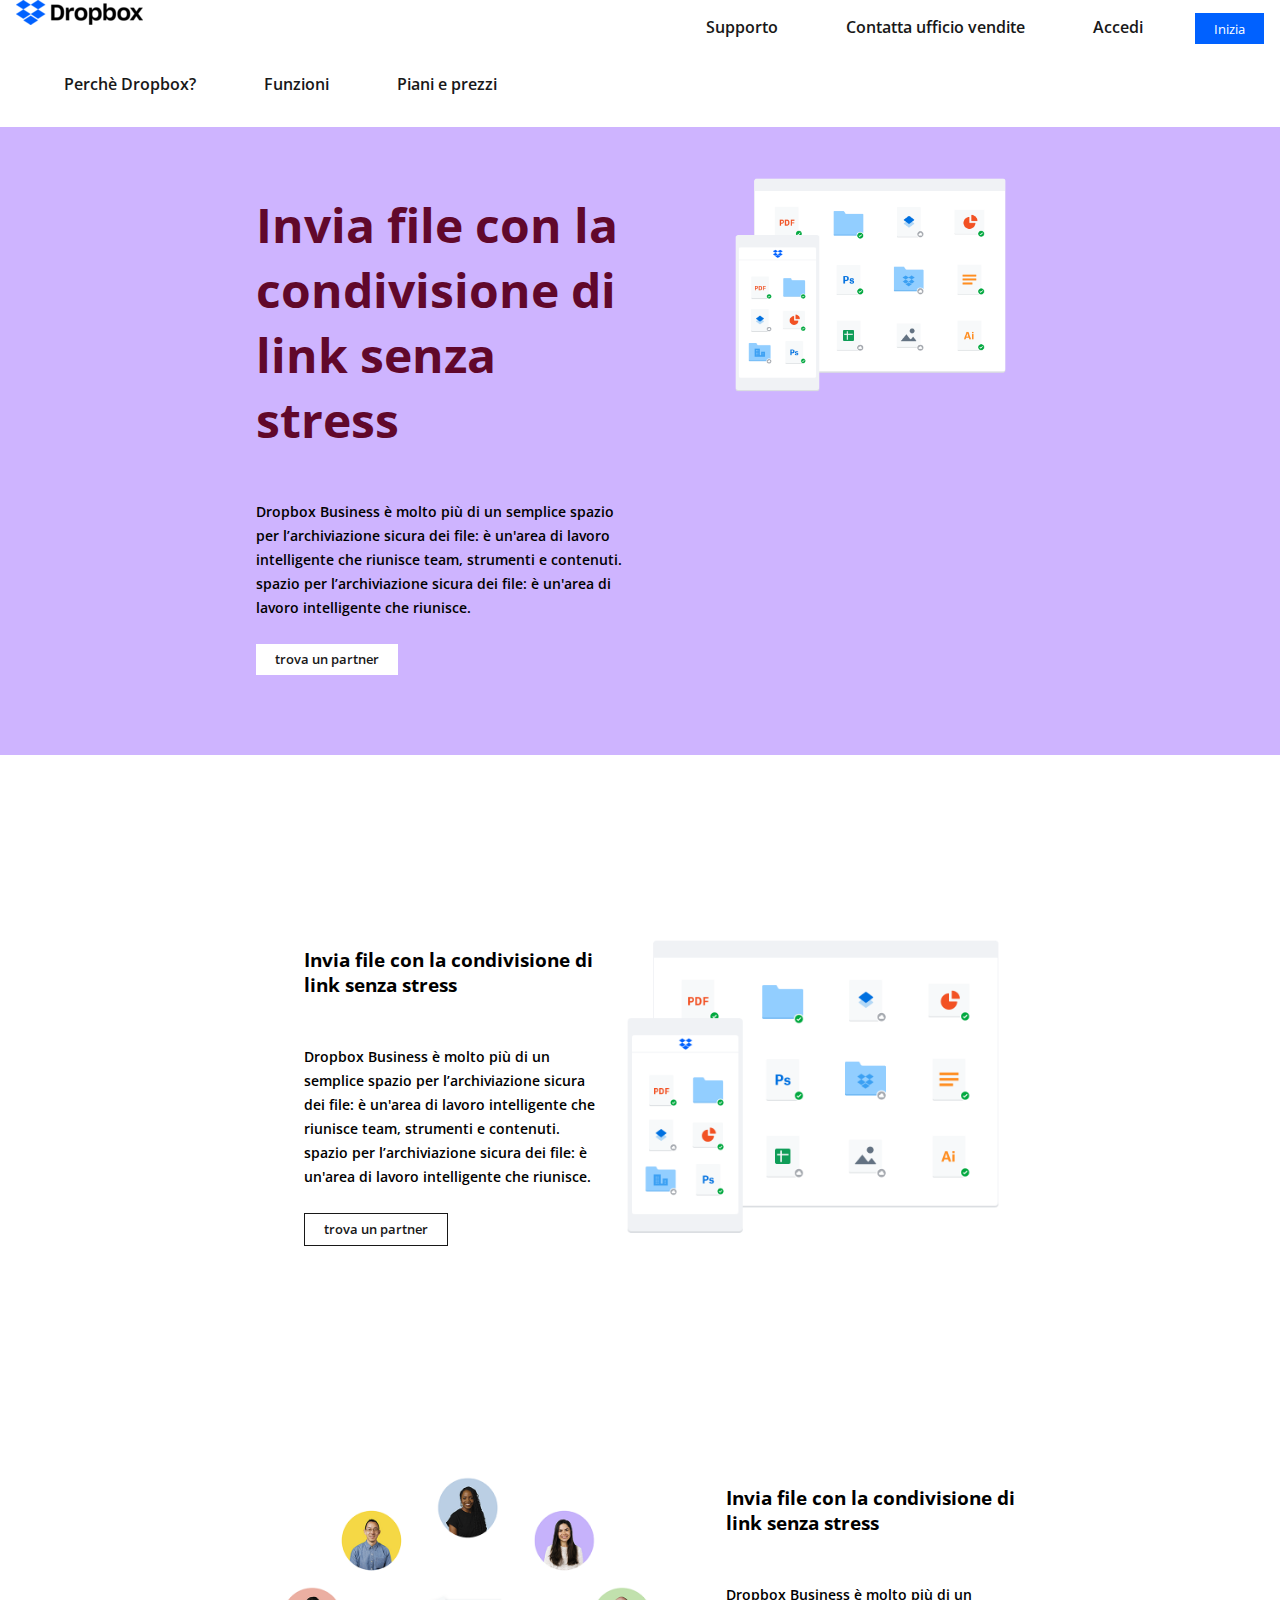
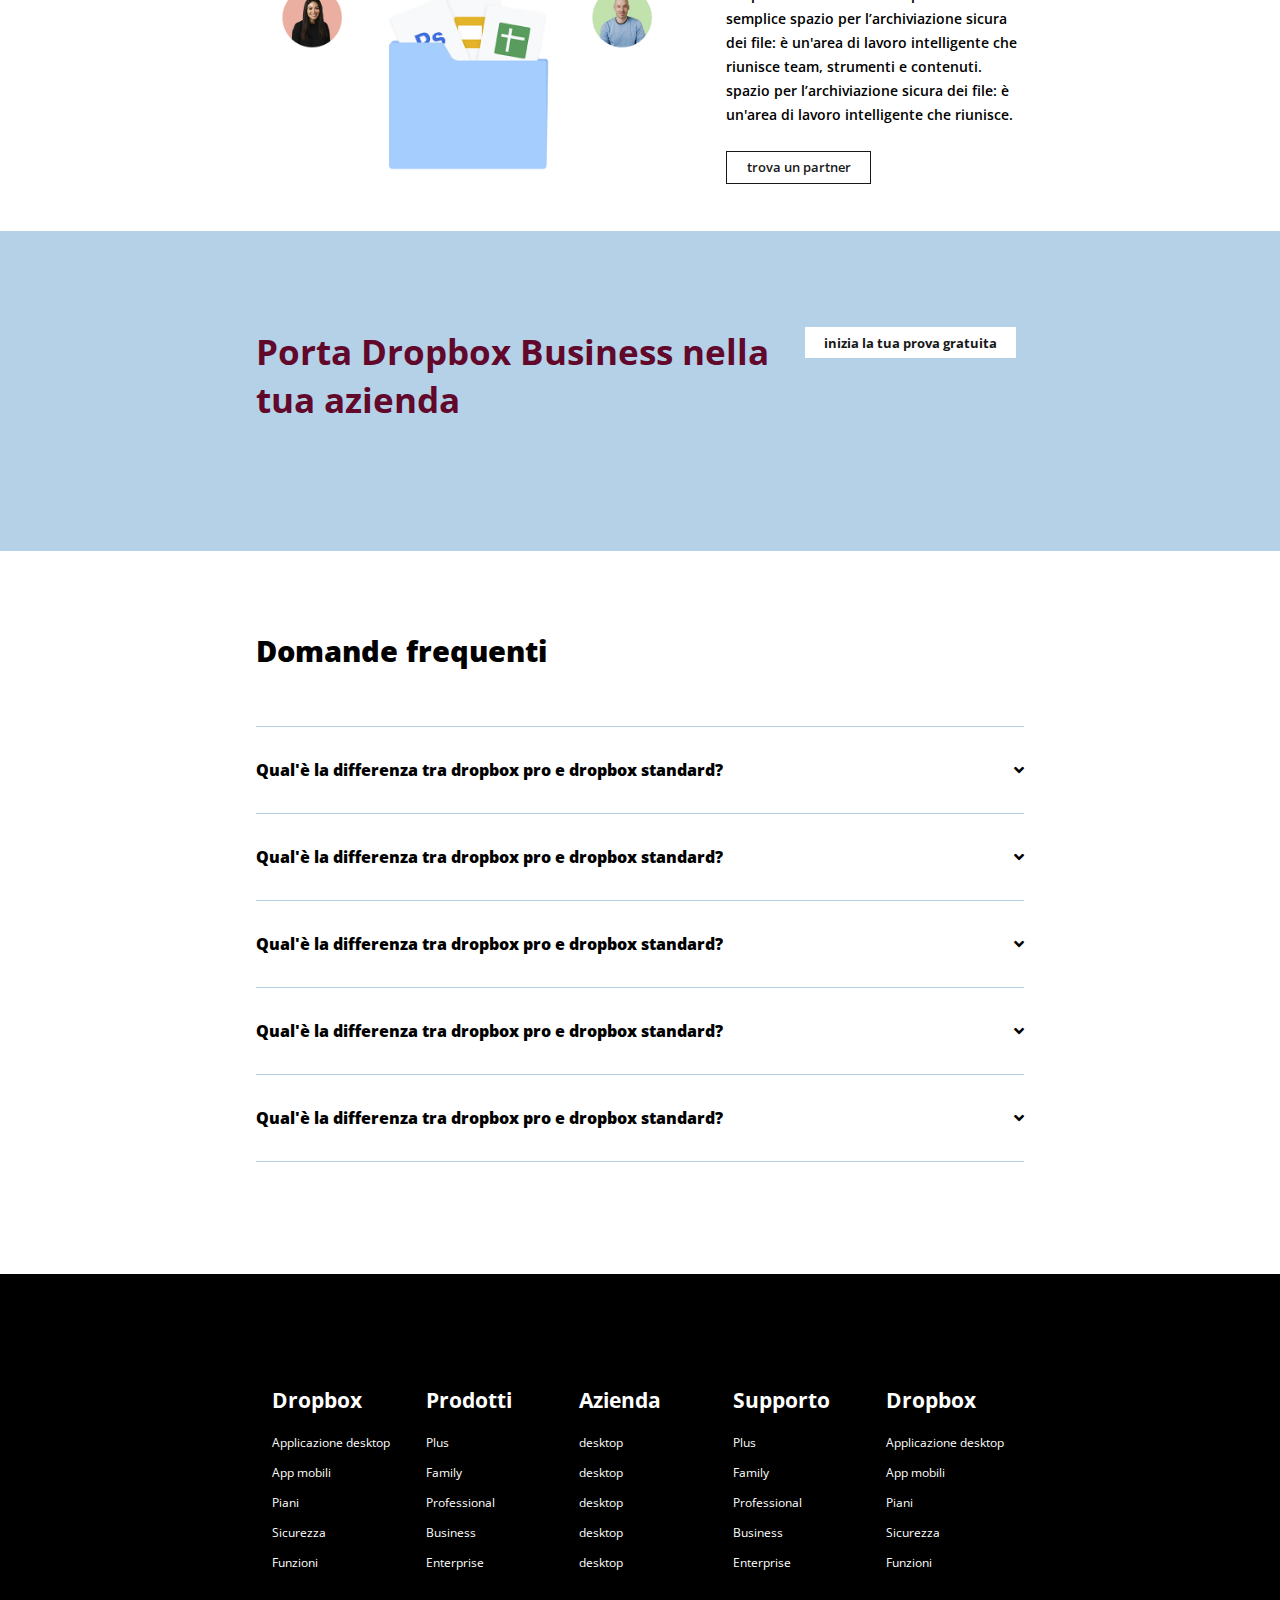
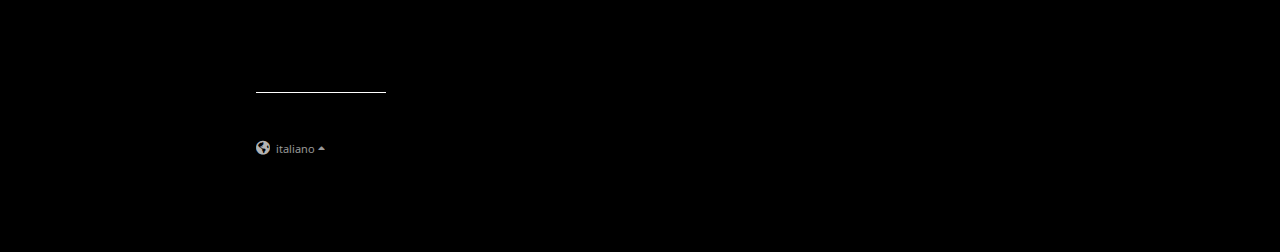
<file: funzioni.html>
<!DOCTYPE html>
<html lang="en">
<head>
    <meta charset="UTF-8">
    <meta http-equiv="X-UA-Compatible" content="IE=edge">
    <meta name="viewport" content="width=device-width, initial-scale=1.0">
    <title>Dropbox</title>
    <link rel="stylesheet" href="./style.css">
    <link rel="preconnect" href="https://fonts.googleapis.com">
    <link rel="preconnect" href="https://fonts.gstatic.com" crossorigin>
    <link href="https://fonts.googleapis.com/css2?family=Open+Sans:wght@300;400;600;700;800&display=swap" rel="stylesheet">
    <link rel="stylesheet" href="https://cdnjs.cloudflare.com/ajax/libs/font-awesome/5.15.4/css/all.min.css" integrity="sha512-1ycn6IcaQQ40/MKBW2W4Rhis/DbILU74C1vSrLJxCq57o941Ym01SwNsOMqvEBFlcgUa6xLiPY/NS5R+E6ztJQ==" crossorigin="anonymous" referrerpolicy="no-referrer" />
</head>
<body>
    <header id="site_header" class="clearfix">

        <div class="header_content header_content_left ">
            <div class="img_wrapper">
                <a href="index.html">  <img src="./img/logo-small.png" alt="Dropbox logo" class="logo_img"></a>           
             </div>
            

            <nav class="sx_nav">
                <ul>
                    <li class="dropdown">
                        <a href="#" class="nav_link dropbtn">Perchè Dropbox?</a>
                        <div class="dropdown-content">
                            <a href="storieClienti.html">Storie di clienti</a>
                            <a href="#">Link 2</a>
                            <a href="#">Link 3</a>
                          </div>
                    </li>
                    <li><a href="#" class="nav_link">Funzioni</a></li>
                    <li><a href="pianiPrezzi.html" class="nav_link">Piani e prezzi</a></li>
                </ul>
            </nav>
        </div>

        <div class="header_content header_content_right">
            <nav class="dx_nav">
                <ul>
                    <li class="dropdown">
                        <a href="#" class="nav_link dropbtn">Supporto</a>
                        <div class="dropdown-content">
                            <a href="#">Link 1</a>
                            <a href="#">Link 2</a>
                            <a href="#">Link 3</a>
                          </div>
                    </li>

                    <li><a href="#" class="nav_link">Contatta ufficio vendite</a></li>
                    <li><a href="#" class="nav_link">Accedi</a></li>
                </ul>
            </nav>
            <a href="#" class="btn">Inizia</a>
        </div>
    </header>
    <!-- /#site_header -->

    <main id="site_main_funzioni">

        <div class="funzioni_page">

            <div class="width_60 padding-top">

            
                <div class="partners clearfix partners_funzioni">
                    
                    <div class="partner_content float">
                        <h1>
                            Invia file con la condivisione di link senza stress</h1>
                        <p>
                            Dropbox Business è molto più di un semplice spazio per l’archiviazione sicura dei file: è un'area di lavoro intelligente che riunisce team, strumenti e contenuti.
                            spazio per l’archiviazione sicura dei file: è un'area di lavoro intelligente che riunisce.</p>
                        <a href="#" class="btn btn_modifier_light">trova un partner</a>
                    </div>

                    <div class="partner_img float">
                        <img src="./img/business-feature-multi-device.png" alt="two colleagues talking">
                    </div>
                </div>

            </div>   

        </div>


        <div class="width_60 padding-top funzioni-sec">

            
            <div class="partners clearfix partners_funzioni">
                
                <div class="partner_content float">
                    <h3>
                        Invia file con la condivisione di link senza stress</h3>
                    <p>
                        Dropbox Business è molto più di un semplice spazio per l’archiviazione sicura dei file: è un'area di lavoro intelligente che riunisce team, strumenti e contenuti.
                        spazio per l’archiviazione sicura dei file: è un'area di lavoro intelligente che riunisce.</p>
                    <a href="#" class="btn btn_modifier_light">trova un partner</a>
                </div>

                <div class="partner_img float">
                    <img src="./img/business-feature-multi-device.png" alt="two colleagues talking">
                </div>
            </div>

        </div>   

        <div class="width_60 padding-top funzioni-sec">

            
            <div class="partners clearfix partners_funzioni">

                <div class="partner_img float">
                    <img src="./img/business-feature-switching-tools.png" alt="two colleagues talking">
                </div>
                
                <div class="partner_content float">
                    <h3>
                        Invia file con la condivisione di link senza stress</h3>
                    <p>
                        Dropbox Business è molto più di un semplice spazio per l’archiviazione sicura dei file: è un'area di lavoro intelligente che riunisce team, strumenti e contenuti.
                        spazio per l’archiviazione sicura dei file: è un'area di lavoro intelligente che riunisce.</p>
                    <a href="#" class="btn btn_modifier_light">trova un partner</a>
                </div>

               
            </div>

        </div>   
           
           


         
           


           
         </div>
         <div class="free_trail">
            <div class="width_60 clearfix">
            <h2 class="business_title float">Porta Dropbox Business nella tua azienda</h2>
            <div class="free_trail_btn  float">
                <a href="#" class="btn btn_white">inizia la tua prova gratuita</a>
            </div>
            </div>
            
            
        </div>

        <div class="questions width_60">
            <h3 class="questions_title">Domande frequenti</h3>

            <div class="answer clearfix">
                <h4 class="answer_title float">Qual'è la differenza tra dropbox pro e dropbox standard?</h4>
                <div class="arrow_up float"><i class="fas fa-angle-up"></i></div>

                <div class="arrow_down float"><i class="fas fa-angle-down"></i></div>
                <p class="answer_text">Lorem ipsum dolor sit amet consectetur adipisicing elit. Iste sint ea cum est non. Repellendus quis sequi corrupti magni voluptatum ea error. Id quia repudiandae odio tempora labore voluptate accusamus?</p>
            </div>

            <div class="answer clearfix">
                <h4 class="answer_title float">Qual'è la differenza tra dropbox pro e dropbox standard?</h4>
                <div class="arrow_up float"><i class="fas fa-angle-up"></i></div>

                <div class="arrow_down float"><i class="fas fa-angle-down"></i></div>
                <p class="answer_text">Lorem ipsum dolor sit amet consectetur adipisicing elit. Iste sint ea cum est non. Repellendus quis sequi corrupti magni voluptatum ea error. Id quia repudiandae odio tempora labore voluptate accusamus?</p>
            </div>

            <div class="answer clearfix">
                <h4 class="answer_title float">Qual'è la differenza tra dropbox pro e dropbox standard?</h4>
                <div class="arrow_up float"><i class="fas fa-angle-up"></i></div>

                <div class="arrow_down float"><i class="fas fa-angle-down"></i></div>
                <p class="answer_text">Lorem ipsum dolor sit amet consectetur adipisicing elit. Iste sint ea cum est non. Repellendus quis sequi corrupti magni voluptatum ea error. Id quia repudiandae odio tempora labore voluptate accusamus?</p>
            </div>
            <div class="answer clearfix">
                <h4 class="answer_title float">Qual'è la differenza tra dropbox pro e dropbox standard?</h4>
                <div class="arrow_up float"><i class="fas fa-angle-up"></i></div>

                <div class="arrow_down float"><i class="fas fa-angle-down"></i></div>
                <p class="answer_text">Lorem ipsum dolor sit amet consectetur adipisicing elit. Iste sint ea cum est non. Repellendus quis sequi corrupti magni voluptatum ea error. Id quia repudiandae odio tempora labore voluptate accusamus?</p>
            </div>
            <div class="answer clearfix">
                <h4 class="answer_title float">Qual'è la differenza tra dropbox pro e dropbox standard?</h4>
                <div class="arrow_up float"><i class="fas fa-angle-up"></i></div>
                <div class="arrow_down float"><i class="fas fa-angle-down"></i></div>
                <p class="answer_text">Lorem ipsum dolor sit amet consectetur adipisicing elit. Iste sint ea cum est non. Repellendus quis sequi corrupti magni voluptatum ea error. Id quia repudiandae odio tempora labore voluptate accusamus?</p>
            </div>
            
            
        </div>

    </main>

    <footer id="site_footer">
        <div class="width_60 footer clearfix">
            <div class="footer_info float">
                <h4>Dropbox</h4>
                <ul>
                    <li><a href="#">Applicazione desktop</a> </li>
                    <li> <a href="#">App mobili</a> </li>
                    <li><a href="#">Piani</a> </li>
                    <li><a href="#">Sicurezza</a> </li>
                    <li><a href="#">Funzioni</a> </li>
                </ul>
            </div>
            <div class="footer_info float">
                <h4>Prodotti</h4>
                <ul>
                    <li><a href="#">Plus</a> </li>
                    <li> <a href="#">Family</a> </li>
                    <li><a href="#">Professional</a> </li>
                    <li><a href="#">Business</a> </li>
                    <li><a href="#">Enterprise</a> </li>
                </ul>
            </div>
            <div class="footer_info float">
                <h4>Azienda</h4>
                <ul>
                    <li><a href="#">desktop</a> </li>
                    <li> <a href="#">desktop</a> </li>
                    <li><a href="#">desktop</a> </li>
                    <li><a href="#">desktop</a> </li>
                    <li><a href="#">desktop</a> </li>
                </ul>
            </div>
            <div class="footer_info float">
                <h4>Supporto</h4>
                <ul>
                    <li><a href="#">Plus</a> </li>
                    <li> <a href="#">Family</a> </li>
                    <li><a href="#">Professional</a> </li>
                    <li><a href="#">Business</a> </li>
                    <li><a href="#">Enterprise</a> </li>
                </ul>
            </div>
            <div class="footer_info float">
                <h4>Dropbox</h4>
                <ul>
                    <li><a href="#">Applicazione desktop</a> </li>
                    <li> <a href="#">App mobili</a> </li>
                    <li><a href="#">Piani</a> </li>
                    <li><a href="#">Sicurezza</a> </li>
                    <li><a href="#">Funzioni</a> </li>
                </ul>
            </div>

            <div class="footer_nav float">
                <i class="fas fa-globe-americas"></i>
                <p class="footer_language">italiano <i class="fas fa-sort-up"></i></p>

            </div>
            
    </footer>
    
</body>
</html>
</file>
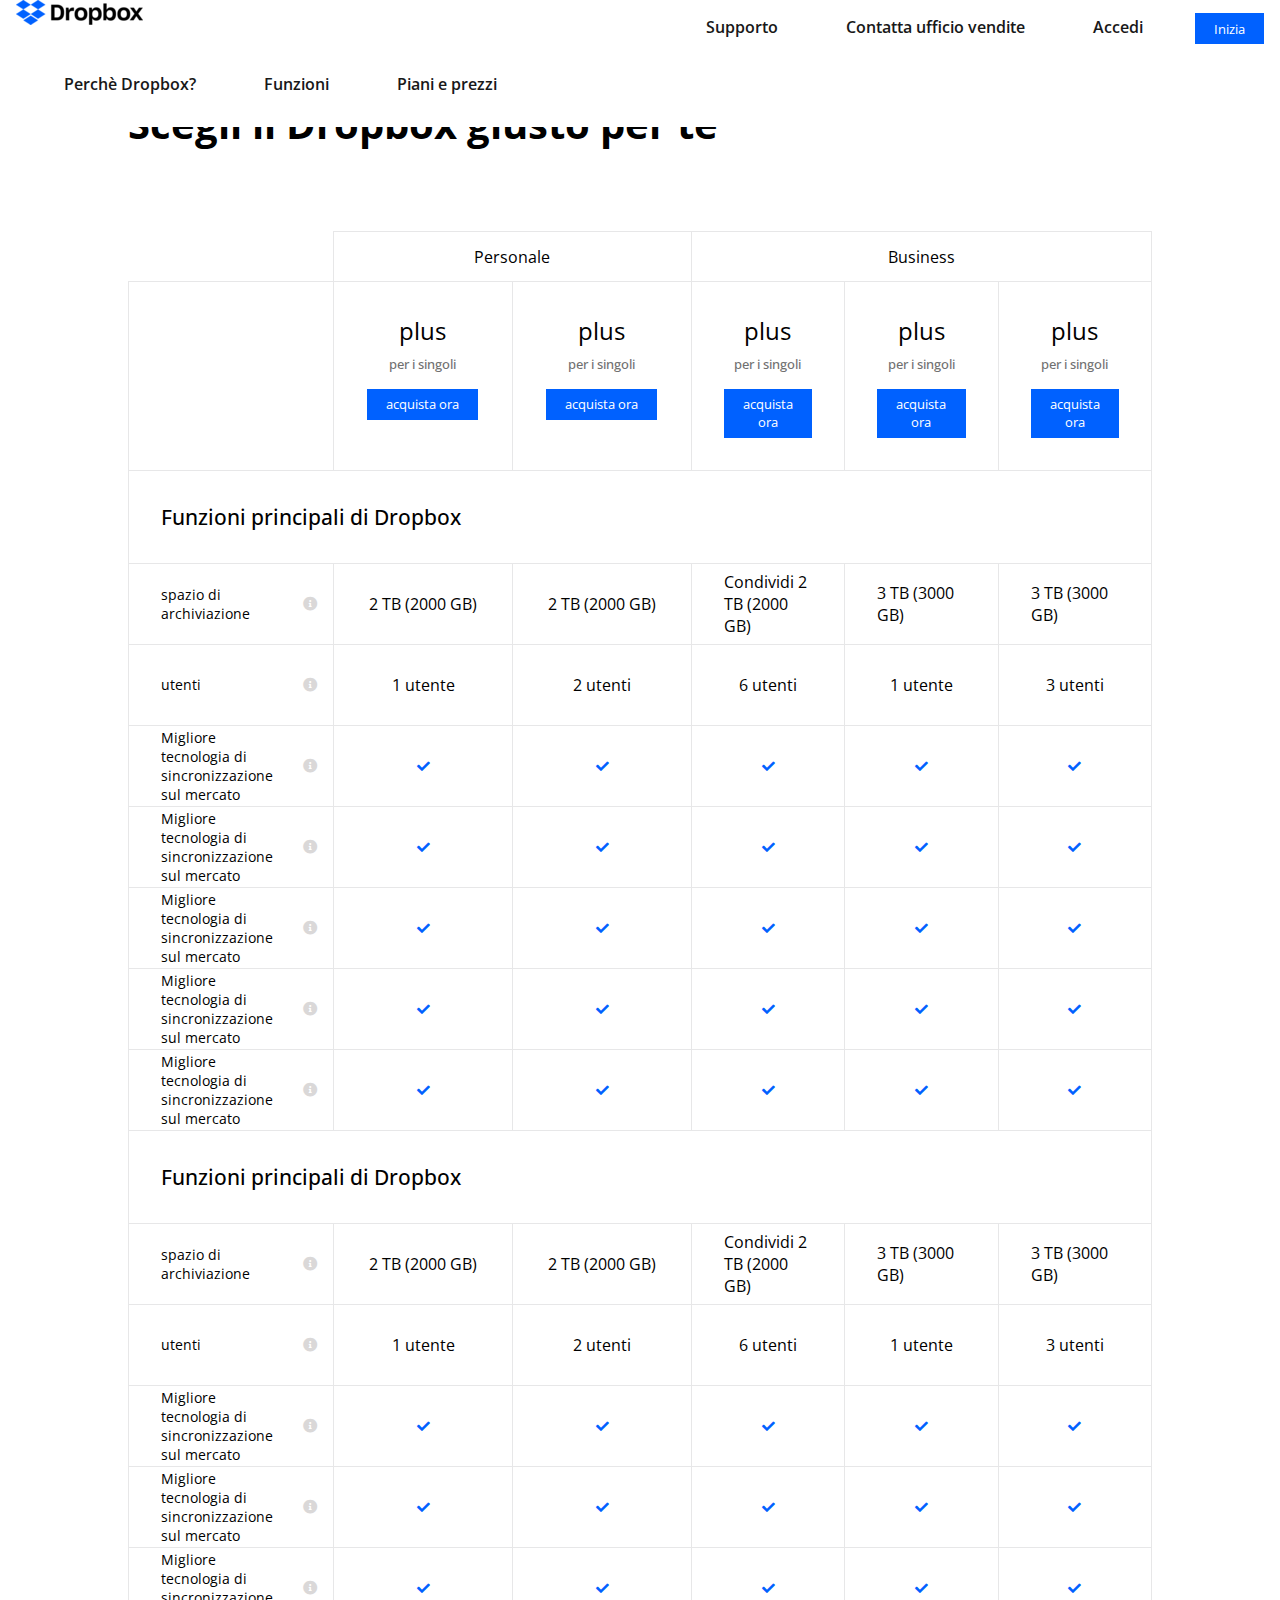
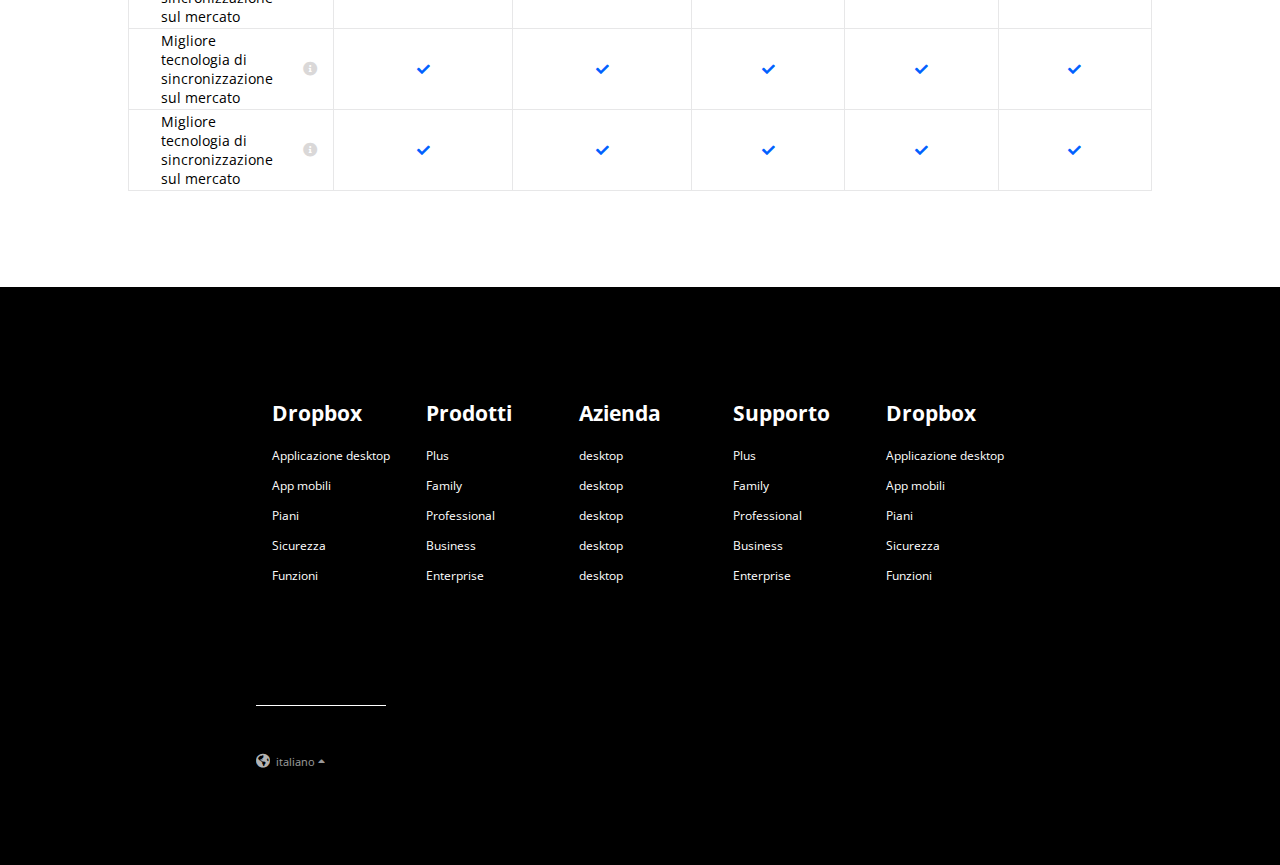
<file: pianiPrezzi.html>
<!DOCTYPE html>
<html lang="en">
<head>
    <meta charset="UTF-8">
    <meta http-equiv="X-UA-Compatible" content="IE=edge">
    <meta name="viewport" content="width=device-width, initial-scale=1.0">
    <title>Dropbox</title>
    <link rel="stylesheet" href="./style.css">
    <link rel="preconnect" href="https://fonts.googleapis.com">
    <link rel="preconnect" href="https://fonts.gstatic.com" crossorigin>
    <link href="https://fonts.googleapis.com/css2?family=Open+Sans:wght@300;400;600;700;800&display=swap" rel="stylesheet">
    <link rel="stylesheet" href="https://cdnjs.cloudflare.com/ajax/libs/font-awesome/5.15.4/css/all.min.css" integrity="sha512-1ycn6IcaQQ40/MKBW2W4Rhis/DbILU74C1vSrLJxCq57o941Ym01SwNsOMqvEBFlcgUa6xLiPY/NS5R+E6ztJQ==" crossorigin="anonymous" referrerpolicy="no-referrer" />
</head>
<body>
    <header id="site_header" class="clearfix">

        <div class="header_content header_content_left ">
            <div class="img_wrapper">
                <a href="index.html">  <img src="./img/logo-small.png" alt="Dropbox logo" class="logo_img"></a>
            </div>
            

            <nav class="sx_nav">
                <ul>
                    <li class="dropdown">
                        <a href="#" class="nav_link dropbtn">Perchè Dropbox?</a>
                        <div class="dropdown-content">
                            <a href="storieClienti.html">Storie di clienti</a>
                            <a href="#">Link 2</a>
                            <a href="#">Link 3</a>
                          </div>
                    </li>
                    <li><a href="funzioni.html" class="nav_link">Funzioni</a></li>
                    <li><a href="#" class="nav_link">Piani e prezzi</a></li>
                </ul>
            </nav>
        </div>

        <div class="header_content header_content_right">
            <nav class="dx_nav">
                <ul>
                    <li class="dropdown">
                        <a href="#" class="nav_link dropbtn">Supporto</a>
                        <div class="dropdown-content">
                            <a href="#">Centro assistenza</a>
                            <a href="#">Link 2</a>
                            <a href="#">Link 3</a>
                          </div>
                    </li>

                    <li><a href="#" class="nav_link">Contatta ufficio vendite</a></li>
                    <li><a href="#" class="nav_link">Accedi</a></li>
                </ul>
            </nav>
            <a href="#" class="btn">Inizia</a>
        </div>
    </header>
    <!-- /#site_header -->











    <main id="site-main" class="pianiPrezzi">
        <section class="width_80">
            <h1>Scegli il Dropbox giusto per te
            </h1>
            <div class="price_table_wrapper">
                <table class="price_table">
                    <thead>
                        <tr>
                            <th class="grid_item_empty grid_item_empty_first"></th>
                            <th class="grid_item_m">Personale</th>
                            <th class="grid_item_l">Business</th>
                        </tr>
                        <tr>
                            <th class="grid_item_empty"></th>
                            <th class="grid_item_standard_big">
                                <h2>plus</h2>
                                <p>per i singoli</p>
                                <a href="#" class="btn">acquista ora</a>
                            </th>
                            <th class="grid_item_standard_big">
                                <h2>plus</h2>
                                <p>per i singoli</p>
                                <a href="#" class="btn">acquista ora</a>
                            </th>
                            <th class="grid_item_standard">
                                <h2>plus</h2>
                                <p>per i singoli</p>
                                <a href="#" class="btn">acquista ora</a>
                            </th>
                            <th class="grid_item_standard">
                                <h2>plus</h2>
                                <p>per i singoli</p>
                                <a href="#" class="btn">acquista ora</a>
                            </th>
                            <th class="grid_item_standard">
                                <h2>plus</h2>
                                <p>per i singoli</p>
                                <a href="#" class="btn">acquista ora</a>
                            </th>


                        </tr>
                    </thead>
                    <tbody>
                        <tr class="funzioni_row funzioni_row_left">
                            <td class="title">
                                Funzioni principali di Dropbox
                            </td>
                        </tr>
                        <tr class="funzioni_row">
                            <td class="grid_item_empty spaceBetween">
                                spazio di archiviazione <i class="fas fa-info-circle"></i>
                            </td>
                            <td class="grid_item_standard_big">
                                2 TB (2000 GB)

                           </td>
                            <td class="grid_item_standard_big">
                                2 TB (2000 GB)

                            </td>
                            <td class="grid_item_standard">
                                Condividi 2 TB (2000 GB)

                            </td>
                            <td class="grid_item_standard"> 3 TB (3000 GB)</td>
                            <td class="grid_item_standard">
                                3 TB (3000 GB)

                            </td>
                        </tr>
                        <tr class="funzioni_row">
                            <td class="grid_item_empty spaceBetween">
                                
                                    <p>utenti</p> 
                                    <i class="fas fa-info-circle"></i>
                                
                            </td>
                            <td class="grid_item_standard_big">
                                1 utente
                           </td>
                            <td class="grid_item_standard_big">
                                2 utenti
                            </td>
                            <td class="grid_item_standard">
                                6 utenti
                            </td>
                            <td class="grid_item_standard"> 
                                1 utente</td>
                            <td class="grid_item_standard">
                                3 utenti
                            </td>
                        </tr>
                        <tr class="funzioni_row check_row">
                            <td class="grid_item_empty">
                                Migliore tecnologia di sincronizzazione sul mercato <i class="fas fa-info-circle"></i>

                            </td>
                            <td class="grid_item_standard_big">
                                <i class="fas fa-check"></i>
                           </td>
                            <td class="grid_item_standard_big">
                                <i class="fas fa-check"></i>
                            </td>
                            <td class="grid_item_standard">
                                <i class="fas fa-check"></i>
                            </td>
                            <td class="grid_item_standard"> 
                                <i class="fas fa-check"></i></td>
                            <td class="grid_item_standard">
                                <i class="fas fa-check"></i>
                            </td>
                        </tr>
                        <tr class="funzioni_row check_row">
                            <td class="grid_item_empty">
                                Migliore tecnologia di sincronizzazione sul mercato <i class="fas fa-info-circle"></i>

                            </td>
                            <td class="grid_item_standard_big">
                                <i class="fas fa-check"></i>
                           </td>
                            <td class="grid_item_standard_big">
                                <i class="fas fa-check"></i>
                            </td>
                            <td class="grid_item_standard">
                                <i class="fas fa-check"></i>
                            </td>
                            <td class="grid_item_standard"> 
                                <i class="fas fa-check"></i></td>
                            <td class="grid_item_standard">
                                <i class="fas fa-check"></i>
                            </td>
                        </tr>
                        <tr class="funzioni_row check_row">
                            <td class="grid_item_empty">
                                Migliore tecnologia di sincronizzazione sul mercato <i class="fas fa-info-circle"></i>

                            </td>
                            <td class="grid_item_standard_big">
                                <i class="fas fa-check"></i>
                           </td>
                            <td class="grid_item_standard_big">
                                <i class="fas fa-check"></i>
                            </td>
                            <td class="grid_item_standard">
                                <i class="fas fa-check"></i>
                            </td>
                            <td class="grid_item_standard"> 
                                <i class="fas fa-check"></i></td>
                            <td class="grid_item_standard">
                                <i class="fas fa-check"></i>
                            </td>
                        </tr>
                        <tr class="funzioni_row check_row">
                            <td class="grid_item_empty">
                                Migliore tecnologia di sincronizzazione sul mercato <i class="fas fa-info-circle"></i>

                            </td>
                            <td class="grid_item_standard_big">
                                <i class="fas fa-check"></i>
                           </td>
                            <td class="grid_item_standard_big">
                                <i class="fas fa-check"></i>
                            </td>
                            <td class="grid_item_standard">
                                <i class="fas fa-check"></i>
                            </td>
                            <td class="grid_item_standard"> 
                                <i class="fas fa-check"></i></td>
                            <td class="grid_item_standard">
                                <i class="fas fa-check"></i>
                            </td>
                        </tr>
                        <tr class="funzioni_row check_row">
                            <td class="grid_item_empty">
                                Migliore tecnologia di sincronizzazione sul mercato <i class="fas fa-info-circle"></i>

                            </td>
                            <td class="grid_item_standard_big">
                                <i class="fas fa-check"></i>
                           </td>
                            <td class="grid_item_standard_big">
                                <i class="fas fa-check"></i>
                            </td>
                            <td class="grid_item_standard">
                                <i class="fas fa-check"></i>
                            </td>
                            <td class="grid_item_standard"> 
                                <i class="fas fa-check"></i></td>
                            <td class="grid_item_standard">
                                <i class="fas fa-check"></i>
                            </td>
                        </tr>
                        <tr class="funzioni_row funzioni_row_left">
                            <td class="title">
                                Funzioni principali di Dropbox
                            </td>
                        </tr>
                        <tr class="funzioni_row">
                            <td class="grid_item_empty spaceBetween">
                                spazio di archiviazione <i class="fas fa-info-circle"></i>
                            </td>
                            <td class="grid_item_standard_big">
                                2 TB (2000 GB)

                           </td>
                            <td class="grid_item_standard_big">
                                2 TB (2000 GB)

                            </td>
                            <td class="grid_item_standard">
                                Condividi 2 TB (2000 GB)

                            </td>
                            <td class="grid_item_standard"> 3 TB (3000 GB)</td>
                            <td class="grid_item_standard">
                                3 TB (3000 GB)

                            </td>
                        </tr>
                        <tr class="funzioni_row">
                            <td class="grid_item_empty spaceBetween">
                                
                                    <p>utenti</p> 
                                    <i class="fas fa-info-circle"></i>
                                
                            </td>
                            <td class="grid_item_standard_big">
                                1 utente
                           </td>
                            <td class="grid_item_standard_big">
                                2 utenti
                            </td>
                            <td class="grid_item_standard">
                                6 utenti
                            </td>
                            <td class="grid_item_standard"> 
                                1 utente</td>
                            <td class="grid_item_standard">
                                3 utenti
                            </td>
                        </tr>
                        <tr class="funzioni_row check_row">
                            <td class="grid_item_empty">
                                Migliore tecnologia di sincronizzazione sul mercato <i class="fas fa-info-circle"></i>

                            </td>
                            <td class="grid_item_standard_big">
                                <i class="fas fa-check"></i>
                           </td>
                            <td class="grid_item_standard_big">
                                <i class="fas fa-check"></i>
                            </td>
                            <td class="grid_item_standard">
                                <i class="fas fa-check"></i>
                            </td>
                            <td class="grid_item_standard"> 
                                <i class="fas fa-check"></i></td>
                            <td class="grid_item_standard">
                                <i class="fas fa-check"></i>
                            </td>
                        </tr>
                        <tr class="funzioni_row check_row">
                            <td class="grid_item_empty">
                                Migliore tecnologia di sincronizzazione sul mercato <i class="fas fa-info-circle"></i>

                            </td>
                            <td class="grid_item_standard_big">
                                <i class="fas fa-check"></i>
                           </td>
                            <td class="grid_item_standard_big">
                                <i class="fas fa-check"></i>
                            </td>
                            <td class="grid_item_standard">
                                <i class="fas fa-check"></i>
                            </td>
                            <td class="grid_item_standard"> 
                                <i class="fas fa-check"></i></td>
                            <td class="grid_item_standard">
                                <i class="fas fa-check"></i>
                            </td>
                        </tr>
                        <tr class="funzioni_row check_row">
                            <td class="grid_item_empty">
                                Migliore tecnologia di sincronizzazione sul mercato <i class="fas fa-info-circle"></i>

                            </td>
                            <td class="grid_item_standard_big">
                                <i class="fas fa-check"></i>
                           </td>
                            <td class="grid_item_standard_big">
                                <i class="fas fa-check"></i>
                            </td>
                            <td class="grid_item_standard">
                                <i class="fas fa-check"></i>
                            </td>
                            <td class="grid_item_standard"> 
                                <i class="fas fa-check"></i></td>
                            <td class="grid_item_standard">
                                <i class="fas fa-check"></i>
                            </td>
                        </tr>
                        <tr class="funzioni_row check_row">
                            <td class="grid_item_empty">
                                Migliore tecnologia di sincronizzazione sul mercato <i class="fas fa-info-circle"></i>

                            </td>
                            <td class="grid_item_standard_big">
                                <i class="fas fa-check"></i>
                           </td>
                            <td class="grid_item_standard_big">
                                <i class="fas fa-check"></i>
                            </td>
                            <td class="grid_item_standard">
                                <i class="fas fa-check"></i>
                            </td>
                            <td class="grid_item_standard"> 
                                <i class="fas fa-check"></i></td>
                            <td class="grid_item_standard">
                                <i class="fas fa-check"></i>
                            </td>
                        </tr>
                        <tr class="funzioni_row check_row">
                            <td class="grid_item_empty">
                                Migliore tecnologia di sincronizzazione sul mercato <i class="fas fa-info-circle"></i>

                            </td>
                            <td class="grid_item_standard_big">
                                <i class="fas fa-check"></i>
                           </td>
                            <td class="grid_item_standard_big">
                                <i class="fas fa-check"></i>
                            </td>
                            <td class="grid_item_standard">
                                <i class="fas fa-check"></i>
                            </td>
                            <td class="grid_item_standard"> 
                                <i class="fas fa-check"></i></td>
                            <td class="grid_item_standard">
                                <i class="fas fa-check"></i>
                            </td>
                        </tr>


                    </tbody>
                </table>

            </div>

        </section>
       

    </main>

    <!---------------- site main ----------- -->





    <footer id="site_footer">

        <div class="width_60 footer clearfix">
            <div class="footer_info float">
                <h4>Dropbox</h4>
                <ul>
                    <li><a href="#">Applicazione desktop</a> </li>
                    <li> <a href="#">App mobili</a> </li>
                    <li><a href="#">Piani</a> </li>
                    <li><a href="#">Sicurezza</a> </li>
                    <li><a href="#">Funzioni</a> </li>
                </ul>
            </div>
            <div class="footer_info float">
                <h4>Prodotti</h4>
                <ul>
                    <li><a href="#">Plus</a> </li>
                    <li> <a href="#">Family</a> </li>
                    <li><a href="#">Professional</a> </li>
                    <li><a href="#">Business</a> </li>
                    <li><a href="#">Enterprise</a> </li>
                </ul>
            </div>
            <div class="footer_info float">
                <h4>Azienda</h4>
                <ul>
                    <li><a href="#">desktop</a> </li>
                    <li> <a href="#">desktop</a> </li>
                    <li><a href="#">desktop</a> </li>
                    <li><a href="#">desktop</a> </li>
                    <li><a href="#">desktop</a> </li>
                </ul>
            </div>
            <div class="footer_info float">
                <h4>Supporto</h4>
                <ul>
                    <li><a href="#">Plus</a> </li>
                    <li> <a href="#">Family</a> </li>
                    <li><a href="#">Professional</a> </li>
                    <li><a href="#">Business</a> </li>
                    <li><a href="#">Enterprise</a> </li>
                </ul>
            </div>
            <div class="footer_info float">
                <h4>Dropbox</h4>
                <ul>
                    <li><a href="#">Applicazione desktop</a> </li>
                    <li> <a href="#">App mobili</a> </li>
                    <li><a href="#">Piani</a> </li>
                    <li><a href="#">Sicurezza</a> </li>
                    <li><a href="#">Funzioni</a> </li>
                </ul>
            </div>



            <!---------------- FOOTER NAVIGATION ----------- -->







            <div class="footer_nav float">
                <i class="fas fa-globe-americas"></i>
                <p class="footer_language">italiano <i class="fas fa-sort-up"></i></p>

            </div>
            

             <!---------------- FOOTER LANGUAGE ----------- -->

    </footer>
    
</body>
</html>
</file>
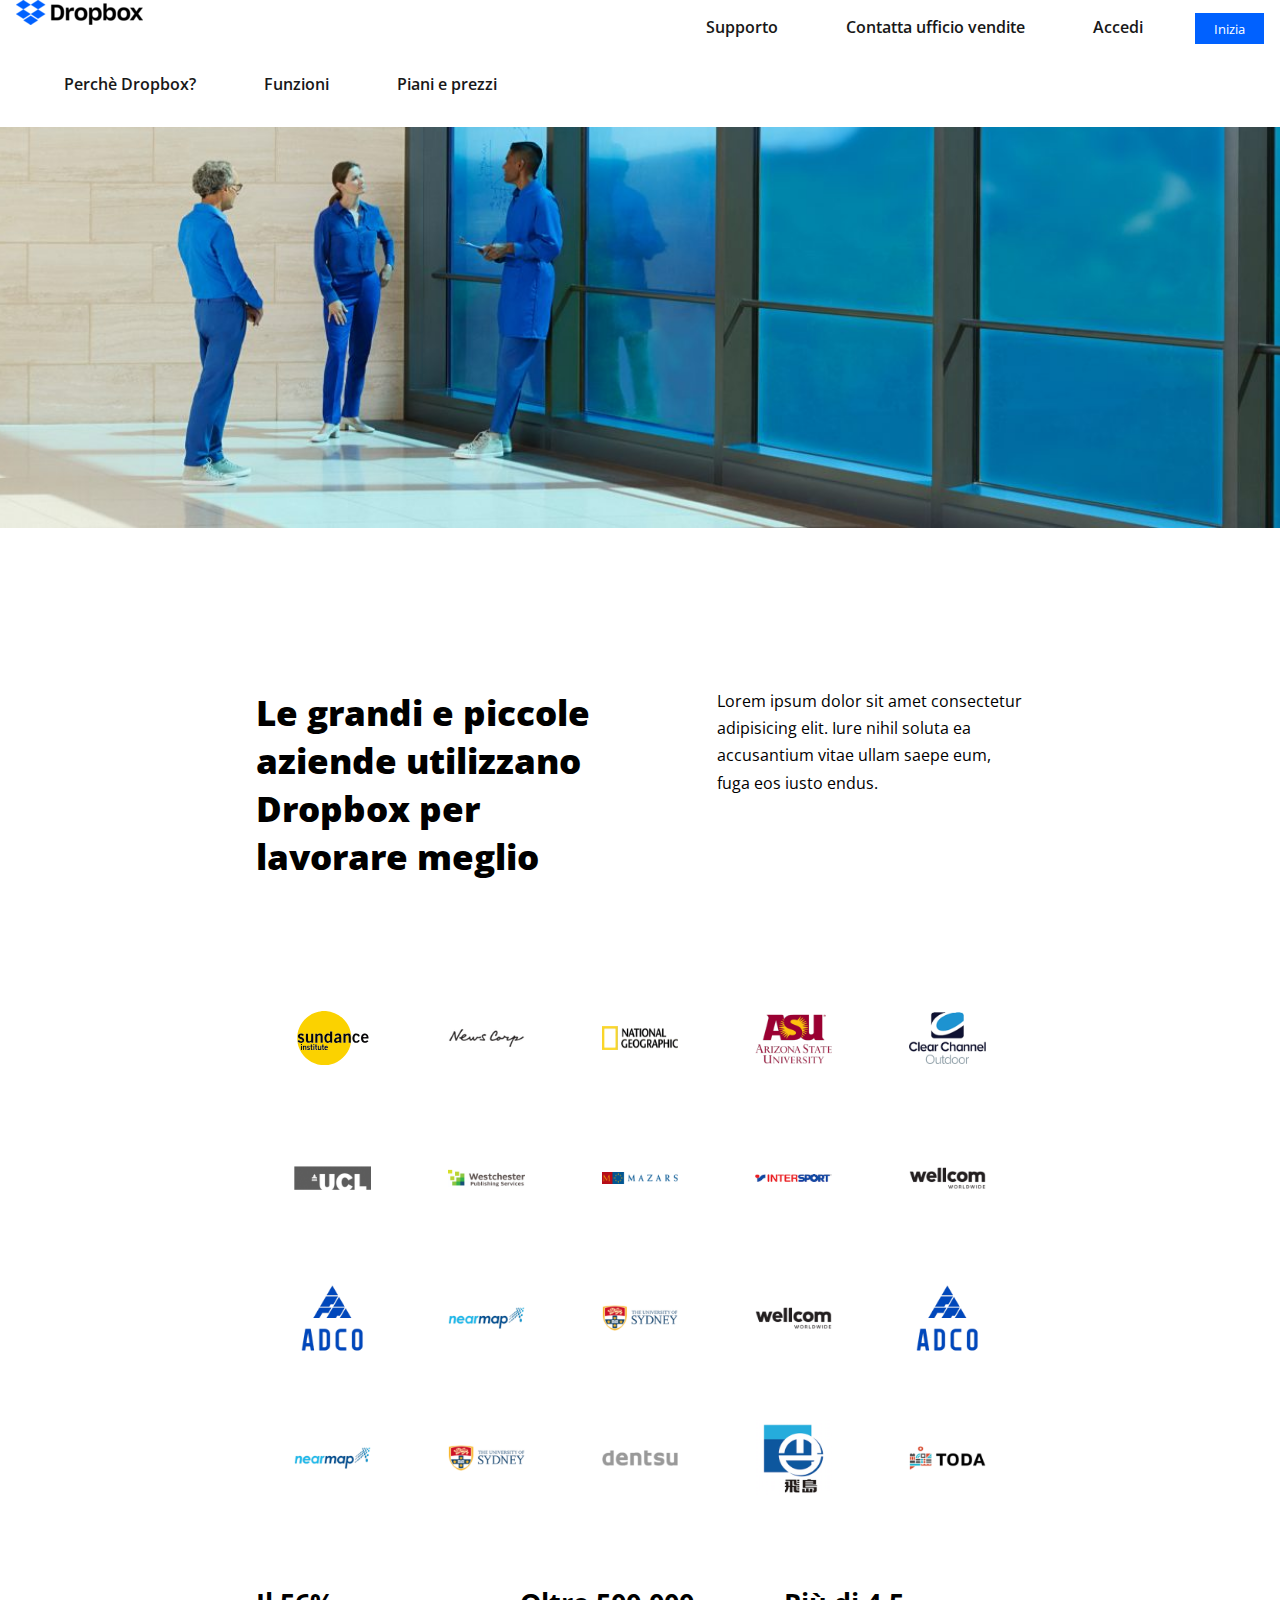
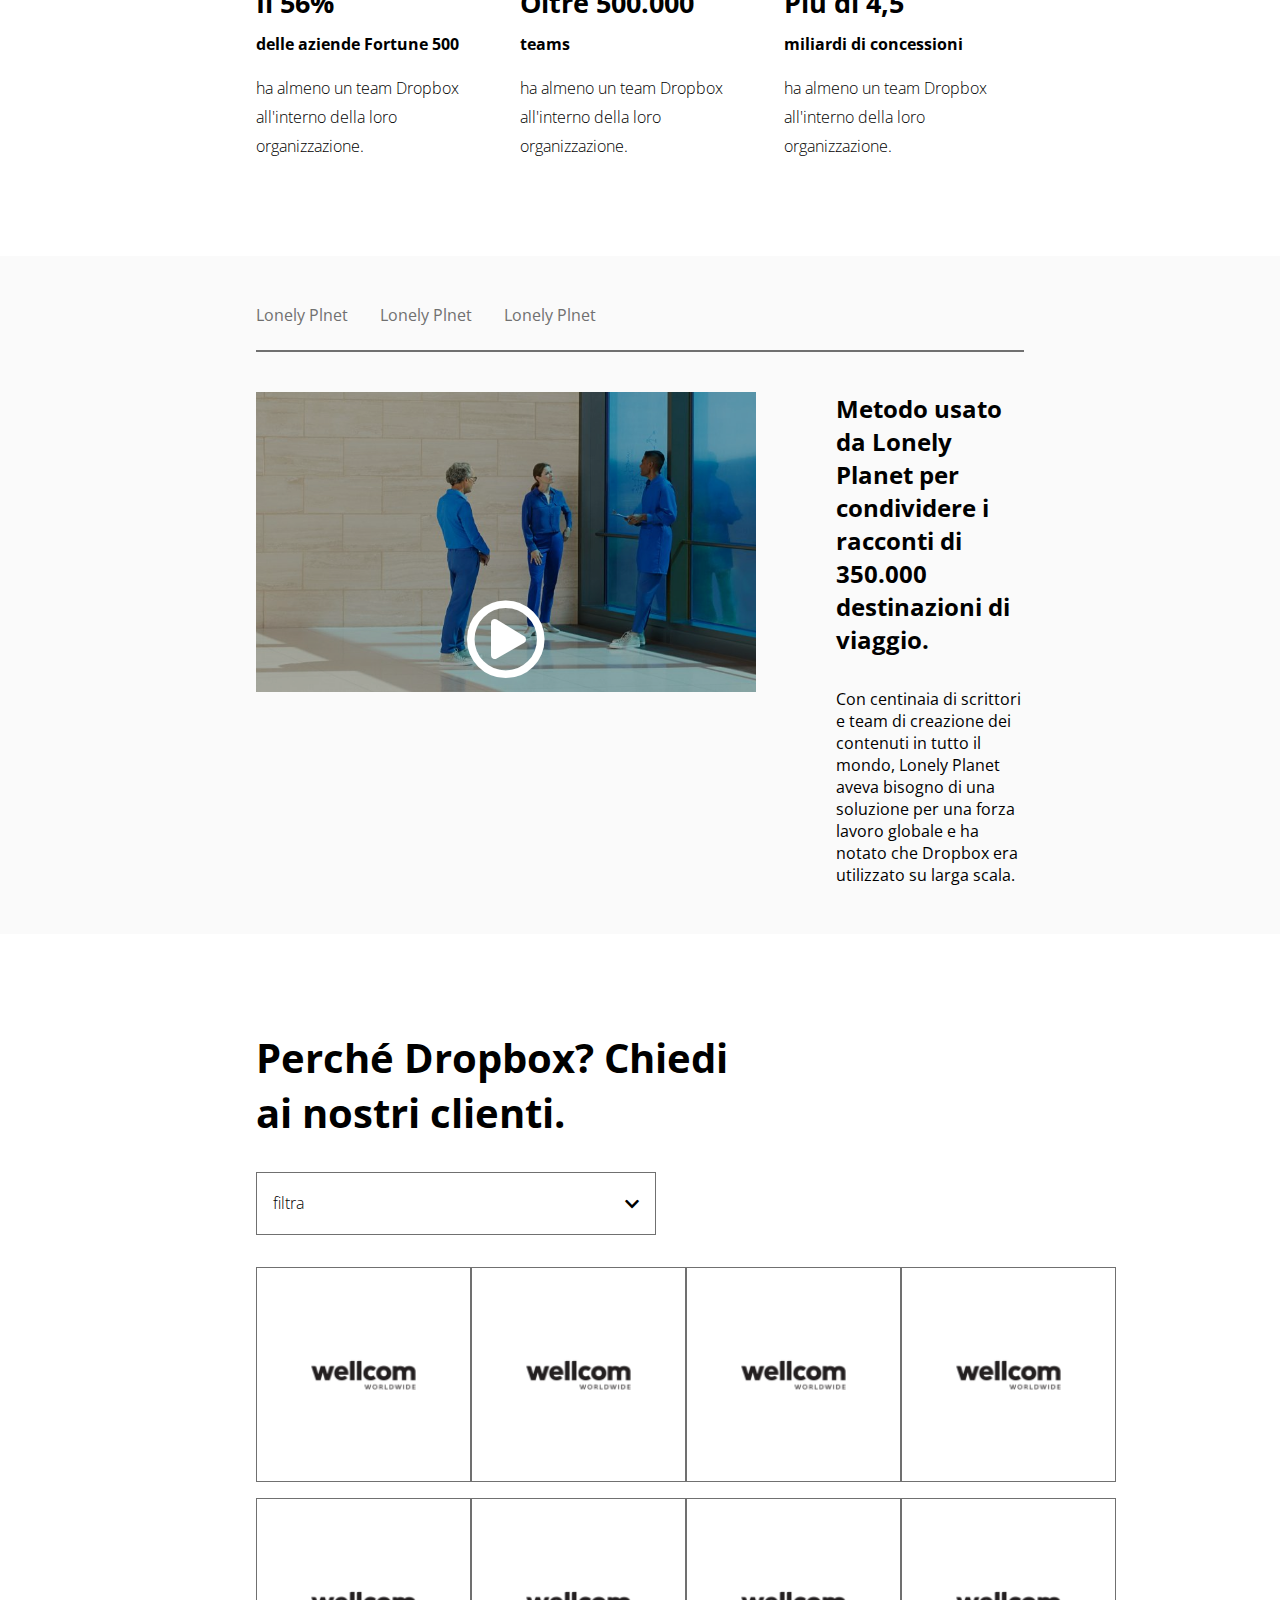
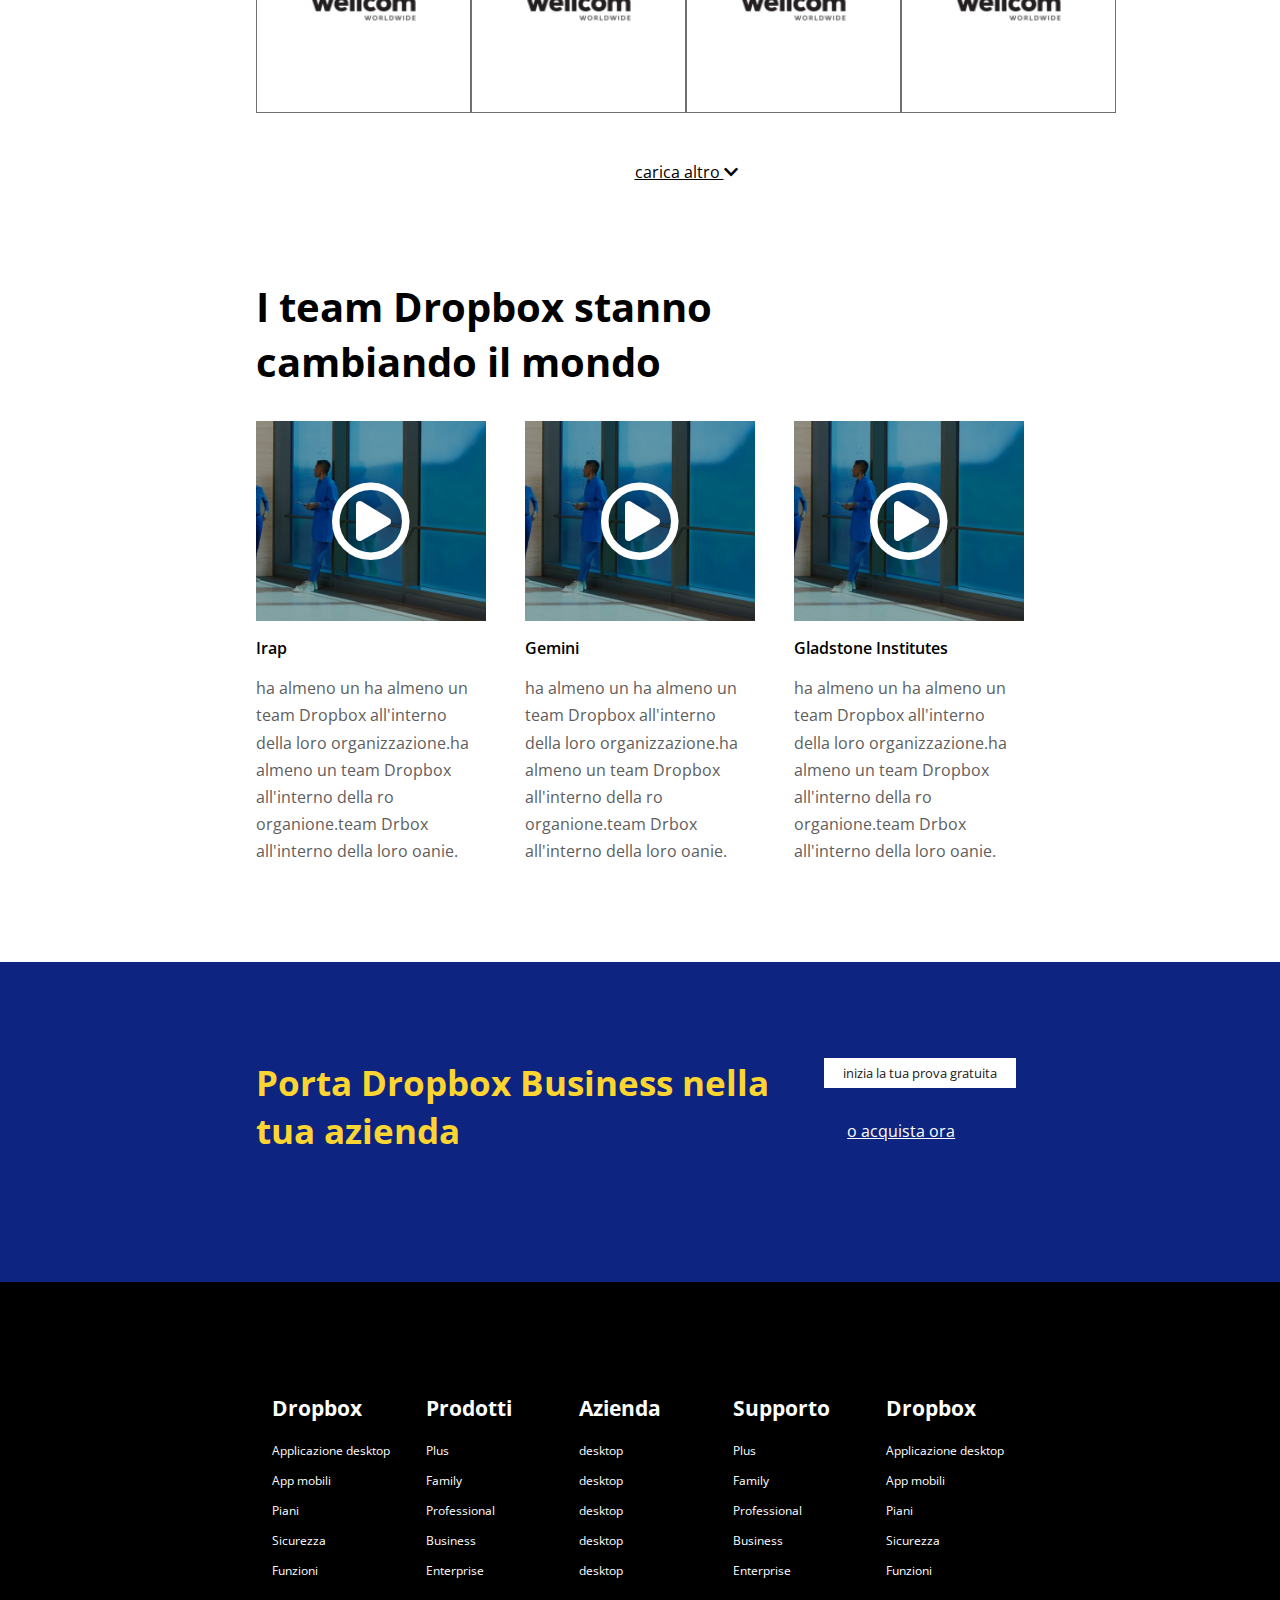
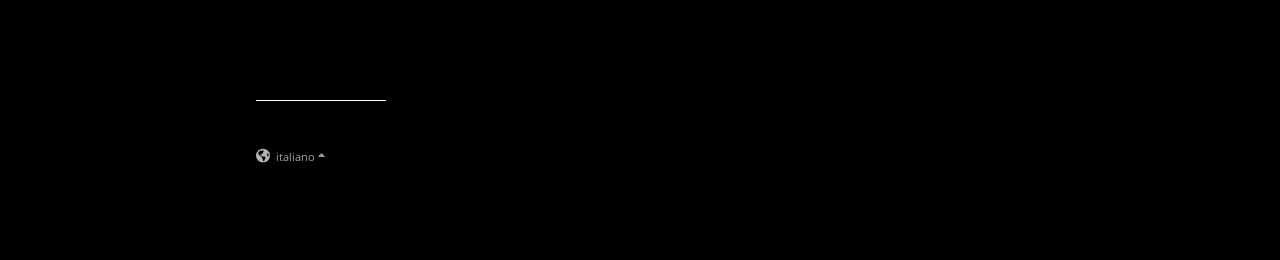
<file: storieClienti.html>
<!DOCTYPE html>
<html lang="en">
<head>
    <meta charset="UTF-8">
    <meta http-equiv="X-UA-Compatible" content="IE=edge">
    <meta name="viewport" content="width=device-width, initial-scale=1.0">
    <title>Dropbox</title>
    <link rel="stylesheet" href="./style.css">
    <link rel="preconnect" href="https://fonts.googleapis.com">
    <link rel="preconnect" href="https://fonts.gstatic.com" crossorigin>
    <link href="https://fonts.googleapis.com/css2?family=Open+Sans:wght@300;400;600;700;800&display=swap" rel="stylesheet">
    <link rel="stylesheet" href="https://cdnjs.cloudflare.com/ajax/libs/font-awesome/5.15.4/css/all.min.css" integrity="sha512-1ycn6IcaQQ40/MKBW2W4Rhis/DbILU74C1vSrLJxCq57o941Ym01SwNsOMqvEBFlcgUa6xLiPY/NS5R+E6ztJQ==" crossorigin="anonymous" referrerpolicy="no-referrer" />
</head>
<body>
    <header id="site_header" class="clearfix">

        <div class="header_content header_content_left ">
            <div class="img_wrapper">
                <a href="index.html">  <img src="./img/logo-small.png" alt="Dropbox logo" class="logo_img"></a>
            </div>
            

            <nav class="sx_nav">
                <ul>
                    <li class="dropdown">
                        <a href="#" class="nav_link dropbtn">Perchè Dropbox?</a>
                        <div class="dropdown-content">
                            <a href="#">Storie di clienti</a>
                            <a href="#">Link 2</a>
                            <a href="#">Link 3</a>
                          </div>
                    </li>
                    <li><a href="funzioni.html" class="nav_link">Funzioni</a></li>
                    <li><a href="pianiPrezzi.html" class="nav_link">Piani e prezzi</a></li>
                </ul>
            </nav>
        </div>

        <div class="header_content header_content_right">
            <nav class="dx_nav">
                <ul>
                    <li class="dropdown">
                        <a href="#" class="nav_link dropbtn">Supporto</a>
                        <div class="dropdown-content">
                            <a href="#">Centro assistenza</a>
                            <a href="#">Link 2</a>
                            <a href="#">Link 3</a>
                          </div>
                    </li>

                    <li><a href="#" class="nav_link">Contatta ufficio vendite</a></li>
                    <li><a href="#" class="nav_link">Accedi</a></li>
                </ul>
            </nav>
            <a href="#" class="btn">Inizia</a>
        </div>
    </header>
    <!-- /#site_header -->



    <main id="site-main" class="clients_page">
        <div class="hero_sec">
        </div>
            

       
         <!-- --------------HERO SEC--------------- -->


         <div class="width_60 margin-top clearfix">
             <div class="clients_title float">
                 <h2 class="business_title" >
                    Le grandi e piccole aziende utilizzano Dropbox per lavorare meglio
                </h2>
            </div>


            <div class="clients_text float">
                <p>Lorem ipsum dolor sit amet consectetur adipisicing elit. Iure nihil soluta ea accusantium vitae ullam saepe eum, fuga eos iusto endus.</p>
            </div>

        </div>


        <div class="width_60 smaller_margin_top">

            <div class="grid">
                <img src="./img/Sundance_Institute_logo.svg" alt="logo_sundance">
                <img class="png_img" src="./img/news_corp_logo.png" alt="logo_sundance">
                <img class="png_img" src="./img/img.png" alt="logo_sundance">
                <img class="png_img" src="./img/img (1).png" alt="logo_sundance">
                <img class="png_img" src="./img/img (2).png" alt="logo_sundance">
                <img class="png_img" src="./img/img (3).png" alt="logo_sundance">
                <img class="png_img" src="./img/img (4).png" alt="logo_sundance">
                <img class="png_img" src="./img/img (5).png" alt="logo_sundance">
                <img class="png_img" src="./img/img (6).png" alt="logo_sundance">
                <img class="png_img" src="./img/img (7).png" alt="logo_sundance">
                <img class="png_img" src="./img/img (8).png" alt="logo_sundance">
                <img class="png_img" src="./img/img (9).png" alt="logo_sundance">
                <img class="png_img" src="./img/img (10).png" alt="logo_sundance">
                <img class="png_img" src="./img/img (11).png" alt="logo_sundance">
                <img class="png_img" src="./img/img (12).png" alt="logo_sundance">
                <img class="png_img" src="./img/img (13).png" alt="logo_sundance">
                <img class="png_img" src="./img/img (14).png" alt="logo_sundance">
                <img class="png_img" src="./img/img (15).png" alt="logo_sundance">
                <img class="png_img" src="./img/img (16).png" alt="logo_sundance">
                <img class="png_img" src="./img/img (17).png" alt="logo_sundance">


            </div>
            <div class="flex smaller_margin_top">

                <div class="flex_element">
                    <h2>
                     Il 56% <br> <span>delle aziende Fortune 500</span>
                    </h2>
                    <p>ha almeno un team Dropbox all'interno della loro organizzazione.</p>
                </div>
                <div class="flex_margin">
                    <h2>
                     Oltre 500.000 <br> <span>teams</span>
                    </h2>
                    <p>ha almeno un team Dropbox all'interno della loro organizzazione.</p>
                </div>
                <div>
                    <h2>
                     Più di 4,5 <br> <span>miliardi di concessioni</span>
                    </h2>
                    <p>ha almeno un team Dropbox all'interno della loro organizzazione.</p>
                </div>


            </div>

        </div>



        <div class="smaller_margin_top background">
            <div class="width_60">
                <div class="second_grid">
                    
                    <ul class="grid_list flex">
                        <li class="grid_item">Lonely Plnet</li>
                        <li class="grid_item">Lonely Plnet</li>
                        <li class="grid_item">Lonely Plnet</li>
                    </ul>
                    <div class="second_grid_img">                     
                        <img src="./img/dropbox_img.jpg" alt="partners">
                    </div>

                    
                    <div class="second_grid_text">
                        <h2>Metodo usato da Lonely Planet per condividere i racconti di 350.000 destinazioni di viaggio.</h2>
                        <p>Con centinaia di scrittori e team di creazione dei contenuti in tutto il mondo, Lonely Planet aveva bisogno di una soluzione per una forza lavoro globale e ha notato che Dropbox era utilizzato su larga scala.</p>
                    </div>
                    <i class="far fa-play-circle"></i>

                </div>
            </div>

        </div>




        <div class="why_us width_60 smaller_margin_top">
            <h2>Perché Dropbox? Chiedi ai nostri clienti.</h2>
            <div class="filter flex">
                <p>filtra</p>
                <i class="fas fa-chevron-down"></i>
            </div>
            <div class="third_grid">
                <div class="squared_box">
                    <img src="./img/img (11).png" alt="logo">
                </div>
                <div class="squared_box">                    <img src="./img/img (11).png" alt="logo">
                </div>
                <div class="squared_box">                    <img src="./img/img (11).png" alt="logo">
                </div>
                <div class="squared_box">                    <img src="./img/img (11).png" alt="logo">
                </div>
                <div class="squared_box">                    <img src="./img/img (11).png" alt="logo">
                </div>
                <div class="squared_box">                    <img src="./img/img (11).png" alt="logo">
                </div>
                <div class="squared_box">                    <img src="./img/img (11).png" alt="logo">
                </div>
                <div class="squared_box">                    <img src="./img/img (11).png" alt="logo">
                </div>
                <p class="load_more">carica altro <i class="fas fa-chevron-down"></i></p>
            </div>
        </div>

        <div class="worldwide_teams width_60 smaller_margin_top">
            <h2 class="worldwide_teams_title">I team Dropbox stanno cambiando il mondo</h2>

            <div class="fourth_grid">
                <div class="fourth_grid_img">                     
                    <img src="./img/dropbox_img.jpg" alt="partners">
                </div>
                <div class="fourth_grid_img">                     
                    <img src="./img/dropbox_img.jpg" alt="partners">
                </div>
                <div class="fourth_grid_img">                     
                    <img src="./img/dropbox_img.jpg" alt="partners">
                </div>
                <div class="fourth_grid_text_first fourth_grid_text">
                    <h2>
                    Irap
                   </h2>
                   <p>ha almeno un ha almeno un team Dropbox all'interno della loro organizzazione.ha almeno un team Dropbox all'interno della ro organione.team Drbox all'interno della loro oanie.</p>
                </div>
                <div class="fourth_grid_text_second fourth_grid_text">
                    <h2>
                   Gemini
                   </h2>
                   <p>ha almeno un ha almeno un team Dropbox all'interno della loro organizzazione.ha almeno un team Dropbox all'interno della ro organione.team Drbox all'interno della loro oanie.</p>
                </div>
                <div class="fourth_grid_text_third fourth_grid_text">
                    <h2>
                        Gladstone Institutes
                    </h2>
                   <p>ha almeno un ha almeno un team Dropbox all'interno della loro organizzazione.ha almeno un team Dropbox all'interno della ro organione.team Drbox all'interno della loro oanie.</p>
                </div>
                <i class="far fa-play-circle "></i>
                <i class="far fa-play-circle "></i>
                <i class="far fa-play-circle
                "></i>





            </div>


        </div>




      

         <!---------------- CLIENTS - partners ----------- -->





         <div class="free_trail smaller_margin_top">
            <div class="width_60 clearfix">
            <h2 class="business_title float">Porta Dropbox Business nella tua azienda</h2>
            <div class="free_trail_btn  float">
                <a href="#" class="btn btn_white">inizia la tua prova gratuita</a>
                <br><p>o acquista ora</p>
            </div>

            </div>
            
            
        </div>


        <!---------------- FREE TRAIL ----------- -->





       


    </main>

    <!---------------- site main ----------- -->





    <footer id="site_footer">

        <div class="width_60 footer clearfix">
            <div class="footer_info float">
                <h4>Dropbox</h4>
                <ul>
                    <li><a href="#">Applicazione desktop</a> </li>
                    <li> <a href="#">App mobili</a> </li>
                    <li><a href="#">Piani</a> </li>
                    <li><a href="#">Sicurezza</a> </li>
                    <li><a href="#">Funzioni</a> </li>
                </ul>
            </div>
            <div class="footer_info float">
                <h4>Prodotti</h4>
                <ul>
                    <li><a href="#">Plus</a> </li>
                    <li> <a href="#">Family</a> </li>
                    <li><a href="#">Professional</a> </li>
                    <li><a href="#">Business</a> </li>
                    <li><a href="#">Enterprise</a> </li>
                </ul>
            </div>
            <div class="footer_info float">
                <h4>Azienda</h4>
                <ul>
                    <li><a href="#">desktop</a> </li>
                    <li> <a href="#">desktop</a> </li>
                    <li><a href="#">desktop</a> </li>
                    <li><a href="#">desktop</a> </li>
                    <li><a href="#">desktop</a> </li>
                </ul>
            </div>
            <div class="footer_info float">
                <h4>Supporto</h4>
                <ul>
                    <li><a href="#">Plus</a> </li>
                    <li> <a href="#">Family</a> </li>
                    <li><a href="#">Professional</a> </li>
                    <li><a href="#">Business</a> </li>
                    <li><a href="#">Enterprise</a> </li>
                </ul>
            </div>
            <div class="footer_info float">
                <h4>Dropbox</h4>
                <ul>
                    <li><a href="#">Applicazione desktop</a> </li>
                    <li> <a href="#">App mobili</a> </li>
                    <li><a href="#">Piani</a> </li>
                    <li><a href="#">Sicurezza</a> </li>
                    <li><a href="#">Funzioni</a> </li>
                </ul>
            </div>



            <!---------------- FOOTER NAVIGATION ----------- -->







            <div class="footer_nav float">
                <i class="fas fa-globe-americas"></i>
                <p class="footer_language">italiano <i class="fas fa-sort-up"></i></p>

            </div>
            

             <!---------------- FOOTER LANGUAGE ----------- -->

    </footer>
    
</body>
</html>
</file>
<file: style.css>
*{
    margin: 0;
    padding: 0;
    box-sizing: border-box;
    font-family: 'Open Sans', sans-serif;
}

html{
    scroll-behavior: smooth;

}
.clearfix::after{
    content: "";
    display: table;
    clear: both;
}

img{width: 100%;}

.btn:hover{
    box-shadow: 0px 8px 16px 0px rgba(0,0,0,0.2);

}
.underline{text-decoration: underline;

}



/********************
HEADER 
*******************/

#site_header{
    padding:0 1rem;
    position: fixed;
    top: 0;
    left: 0;
    z-index: 10000000;
    width: 100%;
    background-color: white;
}



.header_content{
    width:50%;
    font-weight: 600;
    

}


.header_content, .header_content_left, .header_content_right{
    float: left;
}

.img_wrapper{
    padding-bottom: 2rem;
    vertical-align: bottom;
}

.logo_img{
    height: 25px;
    vertical-align: middle;
}


#site_header ul{
    list-style: none;
}

#site_header nav, .img_wrapper, #site_header ul li{
    display: inline-block;
      
    

}

#site_header ul li{
    padding: 1rem 1rem 2rem;
   

    transition: all 200ms;
}






#site_header ul li:hover{
    box-shadow:#181818 0px 2px 0px;
}

.dropdown:hover{
    background-color:#f2eee8;
}



.nav_link{
    text-decoration: none;
    color: #181818;

}

.sx_nav ul li {
    margin-left: 2rem;
} 
.dx_nav ul li {
    margin-right: 2rem;
}


.header_content_right{
    text-align: right;

}




/* HEADER - DROPDOWN MENU/ */



.dropdown{
    position: relative;
}
 
  .dropdown-content {
    display: none;
    position: absolute;
    top:100%;
    left: 0;
    background-color: #f2eee8;
    min-width: 400px;
    z-index: 1;
  }
  


  .dropdown-content a {
    color:#181818;
    padding: 12px 16px;
    text-decoration: none;
    display: block;
    text-align: left;
    font-weight: 400;
    transition: all 250ms;
    font-size: .8rem;
  }
  
  .dropdown-content a:hover {background-color: #d6cacada;}

  .dropdown:hover .dropdown-content {
    display: block;
  }


/* HEADER - DROPDOWN MENU/ */



.btn{
    display: inline-block;
    vertical-align: middle;
    text-decoration: none;
    padding: .4rem 1.2rem;
    font-weight: 400;
    font-size:.8rem;
    background-color: #0061ff;
    color: white;
}

.call_to_action_try .btn{
    width: 100%;
    padding: .4rem 0;
    text-align: center;
}

/********************
HEADER 
*******************/




/********************
HERO SEC 
*******************/
.hero_sec{
    background-color: #b4d0e7;
    padding-top:4rem;
    padding-bottom:6rem;
}

.hero_sec_wrapper{
    width:80%;
    margin:auto;
    padding-top: 5rem;
}

.hero_sec_content{margin-top: 3rem;}


.hero-sec_mainContent, .hero_sec_img{
    float: left;
}

.hero-sec_mainContent{
    width: 35%;
}


.hero_sec_img{
    width: 60%;
    position: relative;
}

.jumbo{
    position:absolute;}

.hero_sec_title{
    font-size: 4.3rem;
    font-weight: 700;
}

.hero-sec_text{
    margin-bottom: 2rem;
    font-weight: 600;
    font-size: .9rem;
    width: 350px;

}
.hero_btn{
    margin-bottom: .5rem;
}
.fa-arrow-down{
    margin-top:1rem;
    font-size: 2.3rem;
}

.arrow_scroll{
    color: #181818;
}


/********************
HERO SEC 
*******************/






/********************
BUSINESS SEC 
*******************/
.width_60{
    width:60%;
    margin:auto;
    margin-bottom: 0;
}

.smaller_margin_top{
    margin-top: 6rem;
}

.margin-top{
    margin-top: 10rem;
}

.bigger_margin_top{
    margin-top:15rem;
}

.padding-top{
    padding-top: 10rem;
}
.business_title{
    font-size:2.2rem;
    font-weight: 800;
    margin-bottom: 2rem;
}

.checkmark {
    position: absolute;
    top: 0;
    left: 0;
    height: 25px;
    width: 25px;
    background-color: #eee;
    border-radius: 50%;
  }
  .container {
    display: block;
    position: relative;
    padding-left: 35px;
    margin-bottom: 12px;
    cursor: pointer;
    font-size: 22px;
    -webkit-user-select: none;
    -moz-user-select: none;
    -ms-user-select: none;
    user-select: none;
  }


.label{margin-right: 2rem;}


.business_plan{
    margin-top: 3rem;
}

.col{float: left;
width: 30%;
border: 1px solid rgb(196, 196, 196);
}
.long_col{
    margin-top: 2rem;
    width: 100%;
}


.center{margin:0 5%}


.buy_now{
    color: #0061ff;
}




.business_plan_quantity{
    padding:.5rem;
    border-bottom: 1px solid rgb(196, 196, 196);
    text-align: center;
}
.icon_margin_right{
    margin-right: 5px;
}

.business_plan_quantity p{
    font-weight: 600;
}


.business_plan_type{
    padding: 1.5rem;
}

.business_plan_type .info .fas{
    font-size: .8rem;
    
}

.business_plan_type .info .fas::before{
    vertical-align: sub;
}


.business_plan_type_info h3{
    font-size: 1.5rem;
    font-weight: 800;
    margin-bottom: 1rem;
}


.business_plan_type_info h4{
    font-weight: 800;
    margin-bottom: .5rem;

}

.business_plan_type p{
    width: 90%;
    font-size:.8rem;
    font-weight: 600;
}


.business_plan_type_info p{
    color:rgb(131, 130, 130);
    font-size: .8rem;
}

.long_col .business_plan_type_info p{
    color:#181818;
    margin-top: 1.5rem;
}
.long_col .business_plan_type_info{width: 65%;}

.long_col_btn{
    width:35%;
    text-align: right;
}

.long_col_btn .btn{
    padding-left: 3rem;
    padding-right: 3rem;
    
}


.business_plan_services{
    margin-top:2rem
}

.business_plan_services_info .info{
    margin-bottom: 2rem;
}



.call_to_action_try p{margin-top: 1rem;
font-size: .75rem;}



.float{
    float: left;
}

.main_points{
    margin-top:1rem;
}

.main_points::before{
    content: '';
     display: block;
    width: 40px;
    height: 1px;
    background:#b4d0e7;

}


.main_points h5{
    font-size:.9rem;
    font-weight: 800;
    padding-top:2rem;
  
    margin-bottom: 1.5rem;
}


.main_points ul{
    list-style: none;
}

.main_points ul li{
    font-size:.8rem;
    font-weight: 600;
    margin-bottom: 1.5rem;
 
}

.main_points ul li p{
    display: inline-block;
}

.fa-check{
    color: #0061ff;
    font-size: .8rem;
    display: inline-block;
}

.fa-check::before{
   vertical-align: sub;

}

/* 

PARTNER SEC

*/

.partners{
    margin-top: 8rem;
}
.partners_funzioni{
    margin-top:0rem;
}

.partner_img {
    width: 55%;
}

.partner_content{
    width:45%;
    padding-left:3rem;
    padding-top: 2rem;}

.partner_content h4{
    font-size: 1.3rem;
    font-weight: 800;
    margin-bottom: 2rem;
}
.partner_content p{
    font-size: .9rem;
    font-weight: 600;
    line-height: 1.5rem;
    margin-bottom: 1.5rem;
}
.btn_modifier_light{
    background-color:white;
    color: #181818;
    border: 1px solid #181818;
    font-weight: 600;
}


/* 

PARTNER SEC

*/




/* 

operation SEC

*/




.operations{
    margin-top: 5rem;
}

.ops_col{
    width:30%
}
.ops_col_center{
    margin: 0 5%;
}
.ops_col h3{
    font-weight: 800;
    font-size: 1.3rem;
    line-height: 25px;
    margin-bottom: 2rem;
}

.ops_col p{
    font-size: .8rem;
    font-weight: 600;
    letter-spacing: 0.5px;
}


.second_row{
    margin-top:5rem;
}

.find_more{
    color: #2a7bff;
    font-size: .8rem;
    font-weight: 600;
}



/* 

operation SEC

*/




/* 

TEAMS SEC

*/

.teams .business_title{ 
    width: 530px;
}

.clients{
    margin-top: 4rem;
    width: 100%;
    height:454px; }


 .square_big, .rectangle{
     float: left;
     height:100% }

 .square_big{width:30%;
}

 .rectangle{width: 40%;
    background-color: rgb(250, 246, 246);
    padding: 2rem;
    position: relative;

}


.rec_content{
    position: absolute;
    top: 40%;
    left: 50%;
    transform:translate(-50%,-50%);
    width: 80%;
}

.quote::before{
   content: '';
   display: block;
   width: 40px;
   height: 1px;
   background:#b4d0e7;
   margin-bottom: 3rem;

}

.quote{
    font-size: .9rem;
    font-weight: 600;
}

.quoter{
    margin-top: 2rem;
}



.little_square{
width:227px;
height: 50%;
float: left;
background-repeat: no-repeat;
background-size: 100px;
background-position: center;}

.squareOne{background-color: #a2d39b;
    background-image: url(./img/designit.svg);
    
    background-size: 150px;}
   

.squareTwo{
    background-color: #61082b;
    background-image: url(./img/arizona_state_university.svg);
    
    background-size: 120px;
}
    

.squareThree{
    background-color: #0093ce;
    
    background-image: url(./img/florida.svg);
    background-size: 150px;
}
  

.squareFour{background-color: #ff1c1c;
    background-image: url(./img/topps.svg);
    
}

.squareFive{
    background-color:#d5001f;
    background-image: url(./img/world_bicycle_relief.svg);
    
}
.squareSix{
    background-color: #b4d0e7;
    background-image: url(./img/hearst_corp.svg);
    
}
.squareSeven{
    background-color: #0d2481;
    background-image: url(./img/lonely_planet.svg);
    
}
.squareEight{
    background-color: #ffd830;
    background-image: url(./img/clear_channel.svg);
    
}







.free_trail{
    background-color: hsl(207deg 52% 81%);
}

.free_trail .width_60{
    padding:6rem 0;}


.free_trail h2{
    color: #61082b;
    width:530px;
    font-weight: 700;
}

.free_trail_btn{
    text-align: right;
    width: 30%;
}

.btn_white{
    background-color: white;
    color: #181818;
    font-weight: 700;
}










.questions{
    margin-top: 5rem;
    margin-bottom: 7rem;
}
.questions_title{
    font-size:1.8rem;
    font-weight: 800;
    padding-bottom: 3.5rem;
    border-bottom: 1px solid #b4d0e7;

}

.answer{margin-top: 2rem;
padding-bottom: 2rem;
border-bottom: 1px solid #b4d0e7;
cursor: pointer;}

.answer .answer_title{
    width:95%;
   font-weight: 800;
    
}

.arrow_down{
    text-align: right;
    width:5%;

}

.arrow_up{display: none;}

.answer_text{display: none;}

.answer:hover .answer_text{
    display:block;
    max-width: 700px;
}
.answer:hover .answer_title{
    margin-bottom: 1rem;

    }


.answer:hover .arrow_up{
    display: block;
    text-align: right;
    width:5%;
}

.answer:hover .arrow_down{
    display: none;
}


/* FOOTER */
#site_footer{
    color: white;
    background-color: #000000;
    padding: 6rem 0rem;
}

.footer_info{
    width:20%;
    padding:1rem;
}

.footer_info h4{
    margin-bottom: 1rem;
    font-size: 1.3rem;
}

.footer_info ul{
    list-style: none;
}

.footer_info ul li{
    margin-bottom: .5rem;
}
.footer_info ul li a{
    font-size: .75rem;
    color: white;
    text-decoration: none;
}

.footer_info ul li a:hover{
    
    text-decoration: underline;
}




.footer_nav .fa-globe-americas, .footer_language{
    display: inline-block;
}

.footer_language{
    opacity:60%;
}

 .fa-globe-americas{
     opacity: 70%;
     font-size: .9rem;
     margin-right: 3px;
 }



.fa-sort-up{
    vertical-align: bottom;
}


.footer_nav{
    font-size: .7rem;
    width: 130px;
    border-top: 1px solid white;
    padding-top: 3rem;
    margin-top: 6rem;
}


/* FUNZIONI PAGE */

.funzioni_page{
    background-color: #ceb4ff;

    padding-bottom: 5rem;
}

.funzioni_page .partner_content{
    padding-left: 0;
    width:50%;
    margin-right: 10%;
}

.funzioni_page .partner_content h1{
    color: #61082b;
    font-size: 3rem;
    margin-bottom: 3rem;
}
.funzioni_page .partner_img{
    width: 40%;
}
.funzioni_page .btn_modifier_light{
    border: none;
}

.funzioni-sec{
    margin-bottom: 2rem;
}

.funzioni-sec  h3{

    margin-bottom: 3rem;


}

/* STORIE DI CLIENTI - page */



.clients_page .hero_sec{
    background-image: url(./img/dropbox_img.jpg);
    background-repeat: no-repeat;
    background-size: cover;
    background-position: center;
}

.clients_page .hero_sec{
    padding-top: 20rem;
    padding-bottom: 10rem;
    margin-top: 3rem;
}

.clients_page .clients_title{
    width:50%;
    margin-right: 10%;
}

.clients_page .clients_text{
    width: 40%;
    line-height:1.7rem;
}

.grid{
    display: grid;
    grid-template: 60px 60px 60px 60px/ repeat(5, auto);
    row-gap:5rem;
}

.grid img{
    width: 90%;
    height: 90%;
    justify-self: center;
    align-self: center;
}

.grid .png_img{
    width: 50%;
    height: unset;
}

.flex{
    display: flex;
}

.flex_margin{
    margin:0 1.5rem;
}

.flex h2{
    font-size: 1.7rem;
    margin-bottom: 1rem;

}

.flex h2 span{
    font-size: 1rem;
}

.flex p{
    font-size: 1rem;
    line-height: 1.8rem;
    font-weight: 300;
}


.clients_page .smaller_margin_top.background{
    background-color: #fafafa;
}


.grid_list{
    list-style: none;
    grid-column: 1/-1;
    grid-row: 2/3;
    border-bottom: 2px solid #707070;
}

.grid_list li{
    margin-right: 2rem;
    padding-bottom: 1.5rem;
    color: #707070;
}

.grid_list li:hover{
    box-shadow:#181818 0px 2px 0px ;
    cursor: pointer;
    color: #181818;
}



.second_grid{
    display: grid;
    grid-template: 3rem auto 2.5rem auto 3rem / 500px auto;
    column-gap: 5rem;
}

.second_grid_img{
    grid-row: 4/5;
    grid-column: 1/2;
    height:300px;
  
}



.second_grid_img img{
    width: 100%;
    height: 100%;
    object-fit: cover;
    object-position: left;
   filter: brightness(.7);
}

.fa-play-circle{
    grid-row: 4/5;
    grid-column: 1/2;
    font-size: 5rem;
    justify-self: center;
    align-self: center;
    z-index: 1;
    color: white;
    fill: currentColor;

}

.second_grid_text{
    grid-column: 2/3;
    grid-row: 4/5;
    align-self: center;
}

.second_grid_text h2{margin-bottom: 2rem;}





 .why_us h2, .worldwide_teams .worldwide_teams_title{
     font-size:2.5rem;
     width:500px;
     margin-bottom: 2rem;
 }

.filter.flex{
    justify-content: space-between;
    width: 400px;
    padding: 1rem;
    border: 1px solid #707070;

}

.filter .fa-chevron-down{
    display: flex;
}
.filter .fa-chevron-down::before{
    align-self: center;
}


.third_grid{
    display: grid;
    grid-template: auto auto auto/ repeat(4, 215px);
    row-gap: 1rem;
    justify-content: space-between;
    margin-top: 2rem;
    
}

.squared_box{
    
    height: 215px;
    border: 1px solid #707070;
    display: flex;
}

.squared_box img{
    width: 100%;
    height: unset;
    justify-self: center;
    align-self: center;
    transform: scale(.5);
}

.squared_box:first{
    grid-column: 1 / 2;
    grid-row: 1 /2;
}

.load_more{
    grid-column: 1/-1;
    text-align: center;
    text-decoration: underline;
    margin-top: 2rem;
}


.fourth_grid{
    display: grid;
    grid-template: auto 1rem auto / 30% 1rem 30% 1rem 30%;
    justify-content: space-between;
}


.fourth_grid_text h2{
    font-size:1rem;
    font-weight: 600;
    margin-bottom: 1rem;
}
.fourth_grid_text p{
    color: #5e5d5d;
    line-height: 1.7rem;
}

.fourth_grid_img{
    height: 200px;
}

.fourth_grid_img img{
    width: 100%;
    height: 100%;
    object-fit: cover;
    filter: brightness(.7);
}


.fourth_grid_img:nth-of-type(1){
    grid-column: 1/2;
    grid-row: 1/2;


}
.fourth_grid_img:nth-of-type(2){
    grid-column: 3/4;
    grid-row: 1/2;

}

.fourth_grid_img:nth-of-type(3){
    grid-column: 5/-1;
    grid-row: 1/2;

}

.fourth_grid_text_first{
    grid-column: 1/2;
    grid-row: 3/4;
}
.fourth_grid_text_second{
    grid-column: 3/4;
    grid-row: 3/4;
}
.fourth_grid_text_third{
    grid-column: 5/-1;
    grid-row: 3/4;
}
.fourth_grid .fa-play-circle:nth-of-type(1){
    grid-row: 1/2;
    grid-column: 1/2;
    font-size: 5rem;
    justify-self: center;
    align-self: center;
    z-index: 2;
    color: white;
    fill: currentColor;

}
.fourth_grid .fa-play-circle:nth-of-type(2){
    grid-row: 1/2;
    grid-column: 3/4;
    font-size: 5rem;
    justify-self: center;
    align-self: center;
    z-index: 1;
    color: white;
    fill: currentColor;

}
.fourth_grid .fa-play-circle:nth-of-type(3){
    grid-row: 1/2;
    grid-column:5/6;
    font-size: 5rem;
    justify-self: center;
    align-self: center;
    z-index: 1;
    color: white;
    fill: currentColor;

}
 



.clients_page .free_trail {
    background-color: #0d2481;
}

.clients_page .free_trail .business_title{
    color: #fcd531;
}
.clients_page .free_trail .free_trail_btn .btn{
    font-weight: 400;
}

.clients_page .free_trail .free_trail_btn p{
    text-align: center;
    color: white;
    text-decoration: underline;
    margin-top: 2rem;
}



/* PIANI E PREZZI PAGE */



.width_80{
    width:80%;
    margin:auto;
    margin-top: 6rem;
}

.pianiPrezzi h1{
    font-size:2.5rem ;
}


.price_table tbody{
    margin-top:20rem;
}

.price_table_wrapper{
    margin-top: 5rem;
    margin-bottom: 6rem;
}


.price_table thead{
    
    background-color: white;
}


.price_table{width: 100%;
    border-collapse: collapse;
}

.price_table thead tr:nth-of-type(1){
    border-bottom: 1px solid #e7e7e8;}

.price_table thead tr th{
    border-left: #e7e7e8 1px solid;
}



.price_table thead .grid_item_empty_first{
border: none;
}

.grid_item_m, .grid_item_l{
    border-top: #e7e7e8 1px solid;
}



.price_table tr, .price_table th {
    border-collapse: collapse;
}

.price_table tr{
    border-right:#e7e7e8 1px solid ;

}



.price_table tr{
    display: flex;
}

.grid_item_empty, .grid_item_m, .grid_item_l{
    font-weight: 400;
    display: flex;
    min-height: 50px;
    align-items: center;
    text-align: center;
    justify-content: center;
}




.grid_item_empty{
    width:20%;
    
}
.grid_item_m{
    width: 35%;
    
}
.grid_item_l{
    width: 45%;
}

.grid_item_standard_big{
    width:17.5%;
    padding: 2rem;
}
.grid_item_standard{
    width: 15%;
    padding: 2rem;
   
}

th.grid_item_standard h2, th.grid_item_standard_big h2{
    font-weight: 400;
}
th.grid_item_standard p, th.grid_item_standard_big p{
    font-weight: 500;
    color: #707070;
    font-size: .8rem;
    margin-top: .5rem;
}

th.grid_item_standard .btn, th.grid_item_standard_big .btn{
    margin-top: 1rem;
}

/* T BODY */


.price_table tbody .grid_item_standard_big, .price_table tbody .grid_item_standard{
    display: flex;
    justify-content: center;
    align-items: center;
}


.price_table tbody .funzioni_row {
    border-bottom: 1px solid #e7e7e8;
    border-left: 1px solid #e7e7e8;
    
    min-height: 50px;
    align-items: center;
    justify-content: center;
}
.price_table tbody .funzioni_row:nth-of-type(1){
    border-top: 1px solid #e7e7e8;
    align-items: center;

}

.price_table tbody .funzioni_row_left{
    justify-content: left;
}

.price_table tbody .funzioni_row td{
    border-left: 1px solid #e7e7e8;
    height: 80px;
}

.price_table tbody .funzioni_row td:nth-of-type(1){
    border-left: none;
}

.price_table tbody .funzioni_row .title{
    font-size: 1.3rem;
    font-weight: 500;
    height: unset;
    padding-top:2rem;
    padding-bottom: 2rem;

}

.funzioni_row td:first-child{
    padding-left: 2rem;
    text-align: left;
    justify-content:left;
    font-size: .9rem;
}

.fa-info-circle{
    margin:0 1rem 0 1rem;
    color: #dad8d8;
}




 .funzioni_row td.spaceBetween{
    justify-content: space-between;}
</file>
